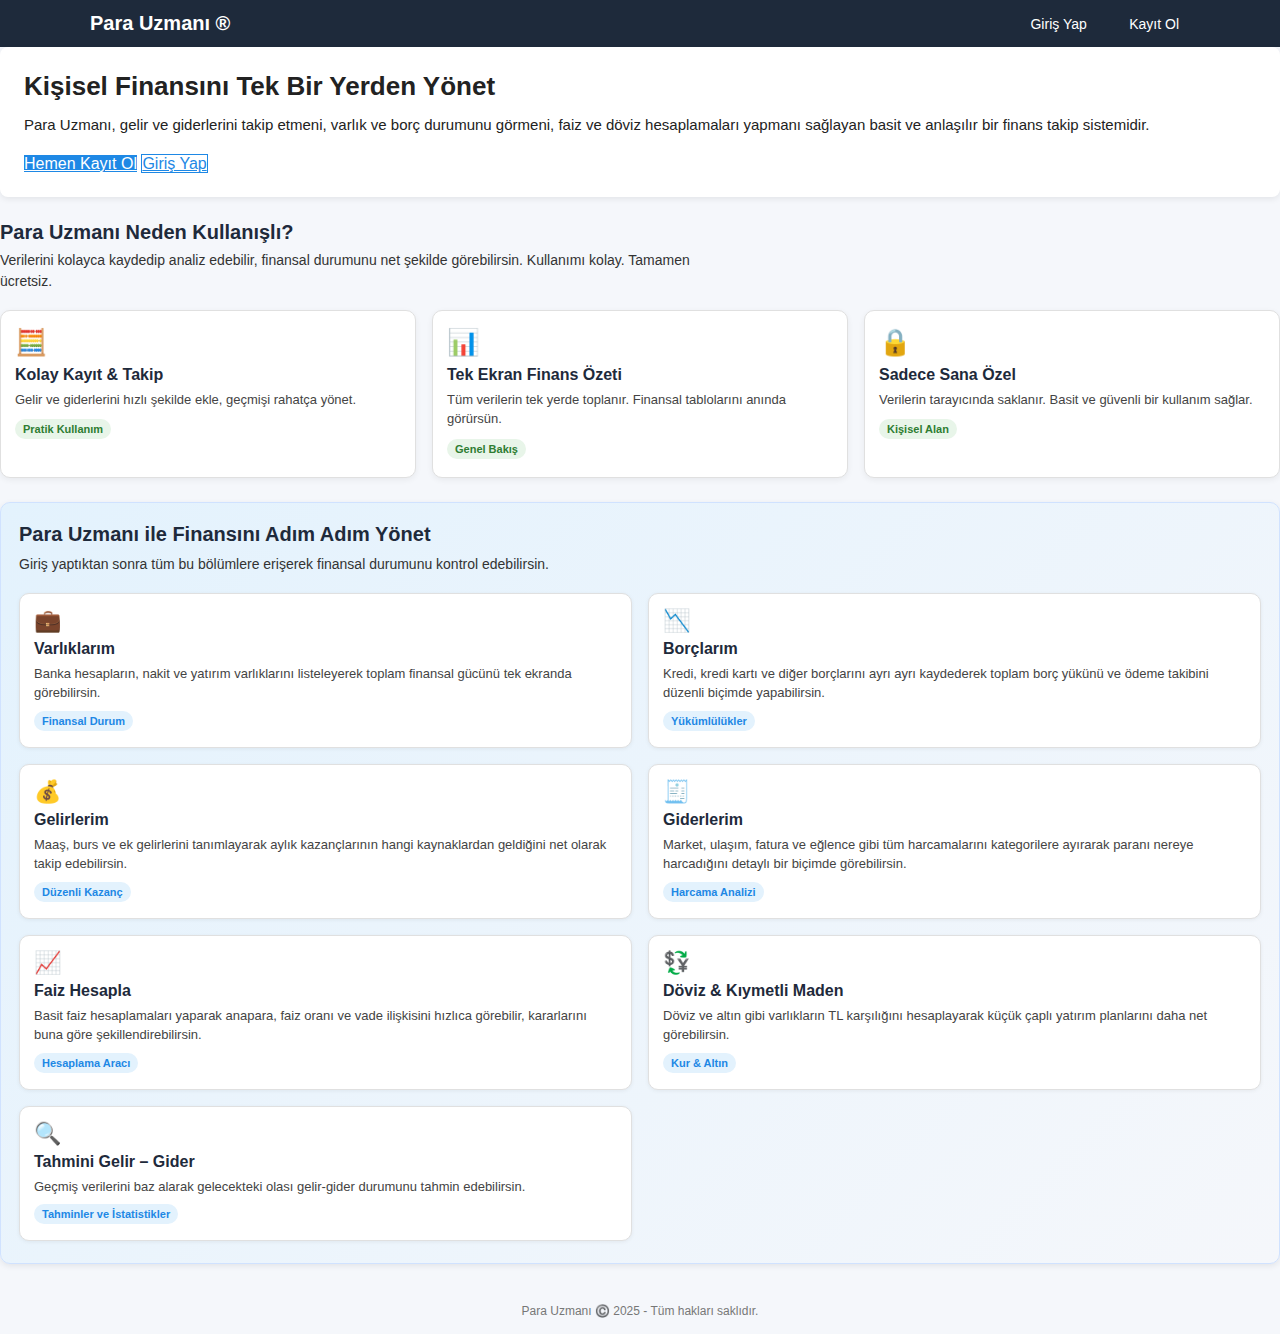
<file: index.html>
<!DOCTYPE html>
<html lang="tr">
<head>
    <meta charset="UTF-8">
    <title>Para Uzmanı - Kişisel Finansal Yönetim Uygulamanız</title>
    <meta name="viewport" content="width=device-width, initial-scale=1.0">
    <link rel="stylesheet" href="css/index.css">
</head>

<body>

    <!-- ÜST MENÜ -->
    <div class="top-bar">
        <div class="top-bar-inner">
            <div class="logo">
                <a href="index.html">Para Uzmanı ®</a>
            </div>

            <ul class="top-menu">
                <li><a href="giris.html" class="active">Giriş Yap</a></li>
                <li><a href="kayit.html">Kayıt Ol</a></li>
            </ul>
        </div>
    </div>


    <!-- HERO – YENİ MAVİ BLOK -->
    <div class="hero">
        <h1 class="hero-title">Kişisel Finansını Tek Bir Yerden Yönet</h1>
        <p class="hero-subtitle">
            Para Uzmanı, gelir ve giderlerini takip etmeni, varlık ve borç durumunu görmeni,
            faiz ve döviz hesaplamaları yapmanı sağlayan basit ve anlaşılır bir finans takip sistemidir.
        </p>

        <div class="hero-buttons">
            <a href="kayit.html" class="btn-primary">Hemen Kayıt Ol</a>
            <a href="giris.html" class="btn-secondary">Giriş Yap</a>
        </div>
    </div>


    <!-- ÖZELLİKLER -->
    <div class="features-section">
        <div class="features-header">
            <h2>Para Uzmanı Neden Kullanışlı?</h2>
            <p>
                Verilerini kolayca kaydedip analiz edebilir, finansal durumunu net şekilde görebilirsin. Kullanımı kolay.
                Tamamen ücretsiz.
            </p>
        </div>

        <div class="features-grid">
            <div class="feature-card">
                <div class="feature-icon">🧮</div>
                <div class="feature-title">Kolay Kayıt & Takip</div>
                <p class="feature-text">
                    Gelir ve giderlerini hızlı şekilde ekle, geçmişi rahatça yönet.
                </p>
                <span class="feature-badge">Pratik Kullanım</span>
            </div>

            <div class="feature-card">
                <div class="feature-icon">📊</div>
                <div class="feature-title">Tek Ekran Finans Özeti</div>
                <p class="feature-text">
                    Tüm verilerin tek yerde toplanır. Finansal tablolarını anında görürsün.
                </p>
                <span class="feature-badge">Genel Bakış</span>
            </div>

            <div class="feature-card">
                <div class="feature-icon">🔒</div>
                <div class="feature-title">Sadece Sana Özel</div>
                <p class="feature-text">
                    Verilerin tarayıcında saklanır. Basit ve güvenli bir kullanım sağlar.
                </p>
                <span class="feature-badge">Kişisel Alan</span>
            </div>
        </div>
    </div>


    <!-- INFO KARTLARI -->
    <div class="info-section">
        <div class="info-header">
            <h2>Para Uzmanı ile Finansını Adım Adım Yönet</h2>
            <p>
                Giriş yaptıktan sonra tüm bu bölümlere erişerek finansal durumunu kontrol edebilirsin.
            </p>
        </div>

        <div class="info-grid">

            <div class="info-card">
                <div class="info-icon">💼</div>
                <h3>Varlıklarım</h3>
                <p>Banka hesapların, nakit ve yatırım varlıklarını listeleyerek toplam finansal gücünü tek ekranda görebilirsin.</p>
                <span class="info-tag">Finansal Durum</span>
            </div>

            <div class="info-card">
                <div class="info-icon">📉</div>
                <h3>Borçlarım</h3>
                <p>Kredi, kredi kartı ve diğer borçlarını ayrı ayrı kaydederek toplam borç yükünü ve ödeme takibini düzenli biçimde yapabilirsin.</p>
                <span class="info-tag">Yükümlülükler</span>
            </div>

            <div class="info-card">
                <div class="info-icon">💰</div>
                <h3>Gelirlerim</h3>
                <p>Maaş, burs ve ek gelirlerini tanımlayarak aylık kazançlarının hangi kaynaklardan geldiğini net olarak takip edebilirsin.</p>
                <span class="info-tag">Düzenli Kazanç</span>
            </div>

            <div class="info-card">
                <div class="info-icon">🧾</div>
                <h3>Giderlerim</h3>
                <p>Market, ulaşım, fatura ve eğlence gibi tüm harcamalarını kategorilere ayırarak paranı nereye harcadığını detaylı bir biçimde görebilirsin.</p>
                <span class="info-tag">Harcama Analizi</span>
            </div>

            <div class="info-card">
                <div class="info-icon">📈</div>
                <h3>Faiz Hesapla</h3>
                <p>Basit faiz hesaplamaları yaparak anapara, faiz oranı ve vade ilişkisini hızlıca görebilir, kararlarını buna göre şekillendirebilirsin.</p>
                <span class="info-tag">Hesaplama Aracı</span>
            </div>

            <div class="info-card">
                <div class="info-icon">💱</div>
                <h3>Döviz & Kıymetli Maden</h3>
                <p>Döviz ve altın gibi varlıkların TL karşılığını hesaplayarak küçük çaplı yatırım planlarını daha net görebilirsin.</p>
                <span class="info-tag">Kur & Altın</span>
            </div>

            <div class="info-card">
                <div class="info-icon">🔍</div>
                <h3>Tahmini Gelir – Gider</h3>
                <p>Geçmiş verilerini baz alarak gelecekteki olası gelir-gider durumunu tahmin edebilirsin.</p>
                <span class="info-tag">Tahminler ve İstatistikler</span>
            </div>

        </div>
    </div>


    <!-- FOOTER -->
    <div class="footer">
        Para Uzmanı ©️ 2025 - Tüm hakları saklıdır.
    </div>

</body>
</html>
</file>
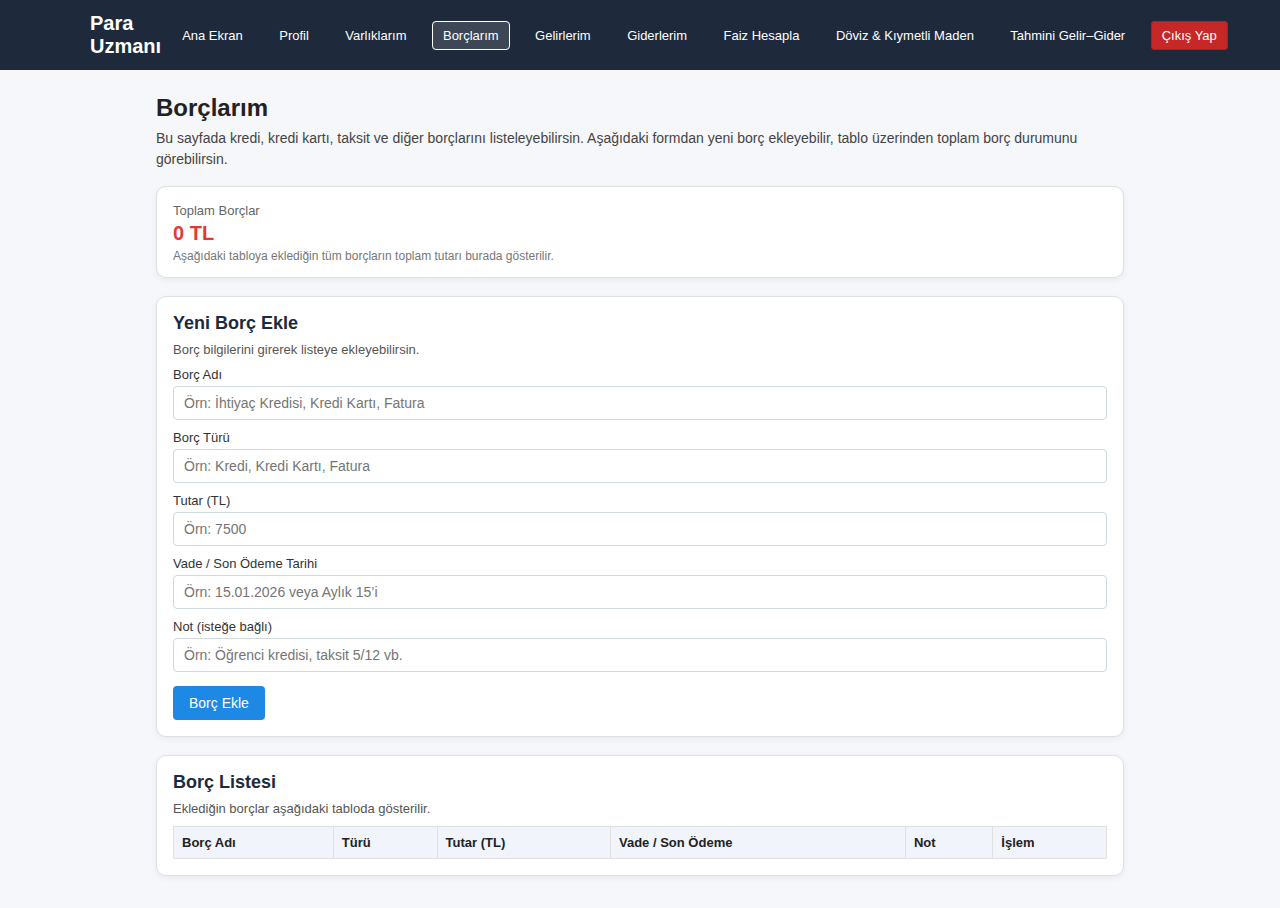
<file: borclar.html>
<!DOCTYPE html>
<html lang="tr">
<head>
    <meta charset="UTF-8">
    <title>Para Uzmanı - Borçlarım</title>
    <meta name="viewport" content="width=device-width, initial-scale=1.0">
    <link rel="stylesheet" href="css/borclar.css">
</head>
<body>

    <!-- Üst Menü (giriş sonrası) -->
    <div class="top-bar">
        <div class="top-bar-inner">
            <div class="logo">
                <a href="dashboard.html">Para Uzmanı</a>
            </div>

            <ul class="top-menu">
                <li><a href="dashboard.html">Ana Ekran</a></li>
                <li><a href="profil.html">Profil</a></li>
                <li><a href="varliklar.html">Varlıklarım</a></li>
                <li><a href="borclar.html" class="active">Borçlarım</a></li>
                <li><a href="gelirler.html">Gelirlerim</a></li>
                <li><a href="giderler.html">Giderlerim</a></li>
                <li><a href="faiz.html">Faiz Hesapla</a></li>
                <li><a href="doviz.html">Döviz &amp; Kıymetli Maden</a></li>
                <li><a href="tahmini.html">Tahmini Gelir–Gider</a></li>
                <li><a href="#" class="logout-btn" onclick="cikisYap(event)">Çıkış Yap</a></li>
            </ul>
        </div>
    </div>

    <!-- Ana İçerik -->
    <div class="container">

        <div class="page-header">
            <h1>Borçlarım</h1>
            <p>
                Bu sayfada kredi, kredi kartı, taksit ve diğer borçlarını listeleyebilirsin. 
                Aşağıdaki formdan yeni borç ekleyebilir, tablo üzerinden toplam borç durumunu görebilirsin.
            </p>
        </div>

        <!-- Özet kart: toplam borç -->
        <div class="summary-card">
            <div class="summary-title">Toplam Borçlar</div>
            <div class="summary-value" id="toplam-borc">0 TL</div>
            <div class="summary-extra">
                Aşağıdaki tabloya eklediğin tüm borçların toplam tutarı burada gösterilir.
            </div>
        </div>

        <!-- Borç ekleme formu -->
        <div class="card">
            <h2>Yeni Borç Ekle</h2>
            <p>Borç bilgilerini girerek listeye ekleyebilirsin.</p>

            <div class="form-group">
                <label for="borc-adi">Borç Adı</label>
                <input type="text" id="borc-adi" placeholder="Örn: İhtiyaç Kredisi, Kredi Kartı, Fatura">
            </div>

            <div class="form-group">
                <label for="borc-turu">Borç Türü</label>
                <input type="text" id="borc-turu" placeholder="Örn: Kredi, Kredi Kartı, Fatura">
            </div>

            <div class="form-group">
                <label for="borc-tutar">Tutar (TL)</label>
                <input type="number" id="borc-tutar" placeholder="Örn: 7500">
            </div>

            <div class="form-group">
                <label for="borc-vade">Vade / Son Ödeme Tarihi</label>
                <input type="text" id="borc-vade" placeholder="Örn: 15.01.2026 veya Aylık 15’i">
            </div>

            <div class="form-group">
                <label for="borc-not">Not (isteğe bağlı)</label>
                <input type="text" id="borc-not" placeholder="Örn: Öğrenci kredisi, taksit 5/12 vb.">
            </div>

            <button class="btn btn-primary" onclick="borcEkle()">Borç Ekle</button>
        </div>

        <!-- Borçlar tablosu -->
        <div class="card">
            <h2>Borç Listesi</h2>
            <p>Eklediğin borçlar aşağıdaki tabloda gösterilir.</p>

            <table>
                <thead>
                    <tr>
                        <th>Borç Adı</th>
                        <th>Türü</th>
                        <th>Tutar (TL)</th>
                        <th>Vade / Son Ödeme</th>
                        <th>Not</th>
                        <th>İşlem</th>
                    </tr>
                </thead>
                <tbody id="borc-tablo-govde">
                </tbody>
            </table>
        </div>

    </div>
    <script src="js/borclar.js">
    </script>
</body>
</html>
</file>
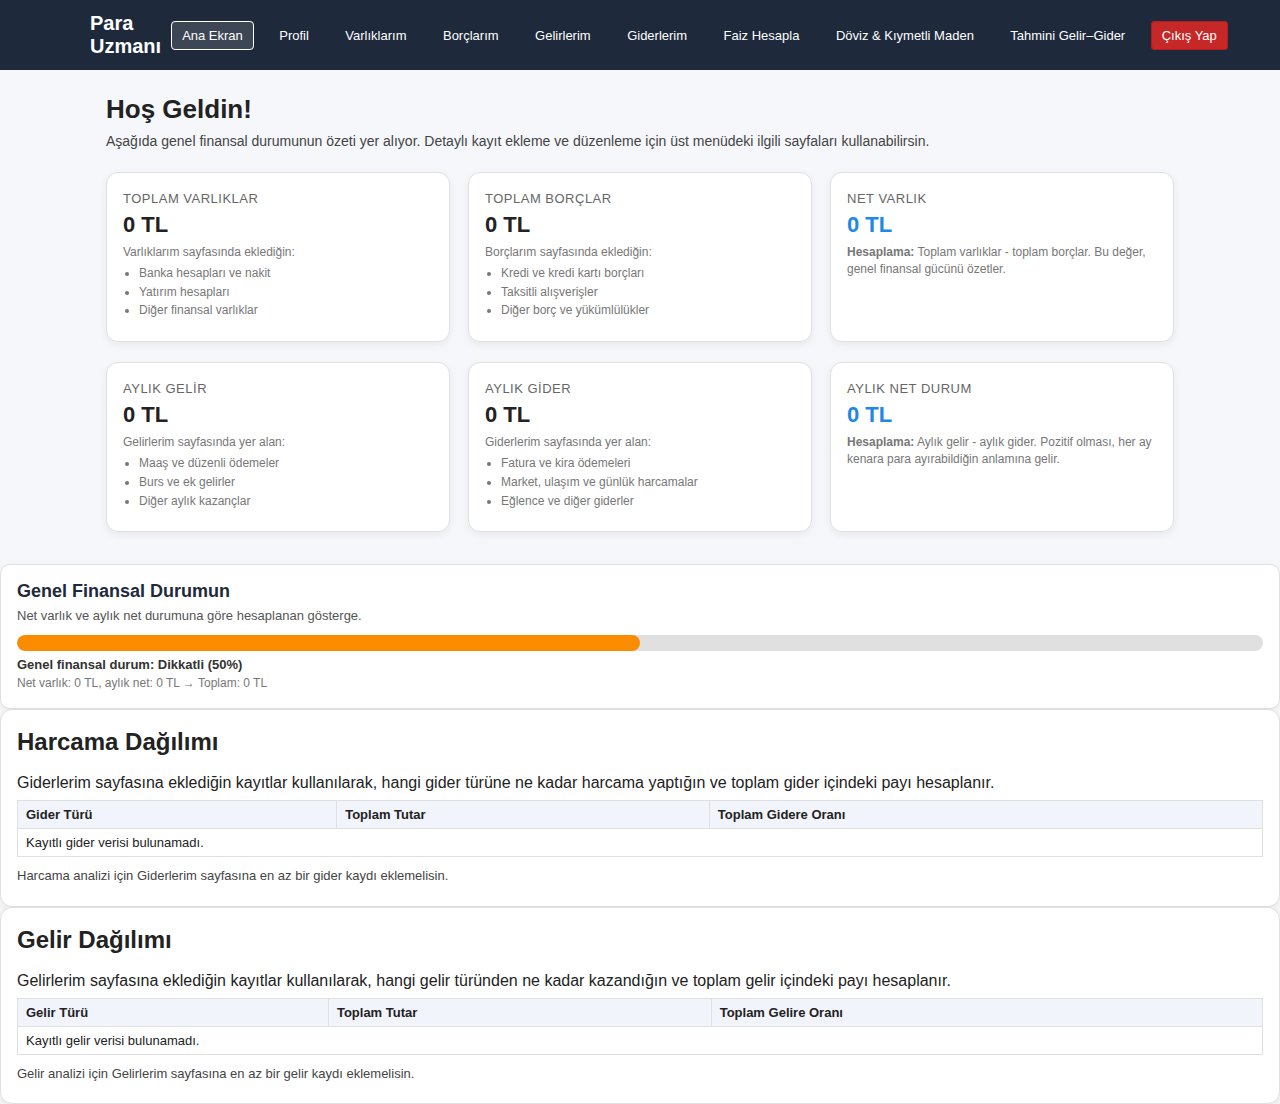
<file: dashboard.html>
<!DOCTYPE html>
<html lang="tr">
<head>
    <meta charset="UTF-8">
    <title>Para Uzmanı - Ana Ekran</title>
    <meta name="viewport" content="width=device-width, initial-scale=1.0">
    <link rel="stylesheet" href="css/dashboard.css">
</head>
<body>

    <!-- Üst Menü (giriş sonrası) -->
    <div class="top-bar">
        <div class="top-bar-inner">
            <div class="logo">
                <a href="dashboard.html">Para Uzmanı</a>
            </div>

            <ul class="top-menu">
                <li><a href="dashboard.html" class="active">Ana Ekran</a></li>
                <li><a href="profil.html">Profil</a></li>
                <li><a href="varliklar.html">Varlıklarım</a></li>
                <li><a href="borclar.html">Borçlarım</a></li>
                <li><a href="gelirler.html">Gelirlerim</a></li>
                <li><a href="giderler.html">Giderlerim</a></li>
                <li><a href="faiz.html">Faiz Hesapla</a></li>
                <li><a href="doviz.html">Döviz &amp; Kıymetli Maden</a></li>
                <li><a href="tahmini.html">Tahmini Gelir–Gider</a></li>
                <li><a href="#" class="logout-btn" onclick="cikisYap(event)">Çıkış Yap</a></li>
            </ul>
        </div>
    </div>

    <!-- Ana İçerik -->
    <div class="container">

        <div class="dashboard-header">
            <h1 id="hosgeldinMesaji">Hoş Geldin!</h1>
            <p>
                Aşağıda genel finansal durumunun özeti yer alıyor. Detaylı kayıt ekleme ve düzenleme için
                üst menüdeki ilgili sayfaları kullanabilirsin.
            </p>
        </div>

        <!-- Özet kartlar: varlık / borç / net -->
        <div class="card-grid">
            <div class="card">
                <div class="card-title">Toplam Varlıklar</div>
                <div class="card-value" id="card-total-assets">0 TL</div>
                <div class="card-extra">
                    Varlıklarım sayfasında eklediğin:
                    <ul>
                        <li>Banka hesapları ve nakit</li>
                        <li>Yatırım hesapları</li>
                        <li>Diğer finansal varlıklar</li>
                    </ul>
                </div>
            </div>
            <div class="card">
                <div class="card-title">Toplam Borçlar</div>
                <div class="card-value" id="card-total-debts">0 TL</div>
                <div class="card-extra">
                    Borçlarım sayfasında eklediğin:
                    <ul>
                        <li>Kredi ve kredi kartı borçları</li>
                        <li>Taksitli alışverişler</li>
                        <li>Diğer borç ve yükümlülükler</li>
                    </ul>
                </div>
            </div>
            <div class="card">
                <div class="card-title">Net Varlık</div>
                <div class="card-value card-highlight" id="card-net-worth">0 TL</div>
                <div class="card-extra">
                    <strong>Hesaplama:</strong> Toplam varlıklar - toplam borçlar.  
                    Bu değer, genel finansal gücünü özetler.
                </div>
            </div>
        </div>

        <!-- Özet kartlar: aylık gelir / gider / net -->
        <div class="card-grid">
            <div class="card">
                <div class="card-title">Aylık Gelir</div>
                <div class="card-value" id="card-monthly-income">0 TL</div>
                <div class="card-extra">
                    Gelirlerim sayfasında yer alan:
                    <ul>
                        <li>Maaş ve düzenli ödemeler</li>
                        <li>Burs ve ek gelirler</li>
                        <li>Diğer aylık kazançlar</li>
                    </ul>
                </div>
            </div>
            <div class="card">
                <div class="card-title">Aylık Gider</div>
                <div class="card-value" id="card-monthly-expense">0 TL</div>
                <div class="card-extra">
                    Giderlerim sayfasında yer alan:
                    <ul>
                        <li>Fatura ve kira ödemeleri</li>
                        <li>Market, ulaşım ve günlük harcamalar</li>
                        <li>Eğlence ve diğer giderler</li>
                    </ul>
                </div>
            </div>
            <div class="card">
                <div class="card-title">Aylık Net Durum</div>
                <div class="card-value card-highlight" id="card-monthly-net">0 TL</div>
                <div class="card-extra">
                    <strong>Hesaplama:</strong> Aylık gelir - aylık gider.  
                    Pozitif olması, her ay kenara para ayırabildiğin anlamına gelir.
                </div>
            </div>
        </div>

    </div>


    <!-- Finansal Durum Çubuğu -->
    <div class="fin-panel">
        <h2>Genel Finansal Durumun</h2>
        <p>
            Net varlık ve aylık net durumuna göre hesaplanan gösterge.
            
        </p>

        <div class="fin-bar-wrapper">
            <div class="fin-bar">
                <div class="fin-bar-inner" id="fin-bar-inner"></div>
            </div>
            <div class="fin-bar-text" id="fin-bar-text">
                Henüz hesaplanmadı.
            </div>
            <div class="fin-bar-note" id="fin-bar-note">
                Varlıklar, borçlar ve aylık net durumuna göre otomatik güncellenir.
            </div>
        </div>
    </div>

            <!-- Harcama Dağılımı Kartı -->
        <div class="card">
            <h2>Harcama Dağılımı</h2><br>
            <p>
                Giderlerim sayfasına eklediğin kayıtlar kullanılarak, hangi gider türüne
                ne kadar harcama yaptığın ve toplam gider içindeki payı hesaplanır.
            </p>

            <table class="harcama-table">
                <thead>
                    <tr>
                        <th>Gider Türü</th>
                        <th>Toplam Tutar</th>
                        <th>Toplam Gidere Oranı</th>
                    </tr>
                </thead>
                <tbody id="harcama-kategori-tablo">
                    <tr>
                        <td colspan="3">Harcama analizi için veri yükleniyor...</td>
                    </tr>
                </tbody>
            </table>

            <p class="harcama-comment" id="harcama-yorum">
                En çok hangi kaleme harcama yaptığını görmek için Giderlerim sayfasına birkaç kayıt ekleyebilirsin.
            </p>
        </div>

                <!-- Gelir Dağılımı Kartı -->
        <div class="card">
            <h2>Gelir Dağılımı</h2><br>
            <p>
                Gelirlerim sayfasına eklediğin kayıtlar kullanılarak, hangi gelir türünden
                ne kadar kazandığın ve toplam gelir içindeki payı hesaplanır.
            </p>

            <table class="gelir-table">
                <thead>
                    <tr>
                        <th>Gelir Türü</th>
                        <th>Toplam Tutar</th>
                        <th>Toplam Gelire Oranı</th>
                    </tr>
                </thead>
                <tbody id="gelir-kategori-tablo">
                    <tr>
                        <td colspan="3">Gelir analizi için veri yükleniyor...</td>
                    </tr>
                </tbody>
            </table>

            <p class="gelir-comment" id="gelir-yorum">
                Gelir türlerine göre dağılımı görebilmek için Gelirlerim sayfasına birkaç kayıt ekleyebilirsin.
            </p>
        </div>

    <!-- Basit JavaScript -->
    <script src="js/dashboard.js">
    </script>

</body>
</html>
</file>
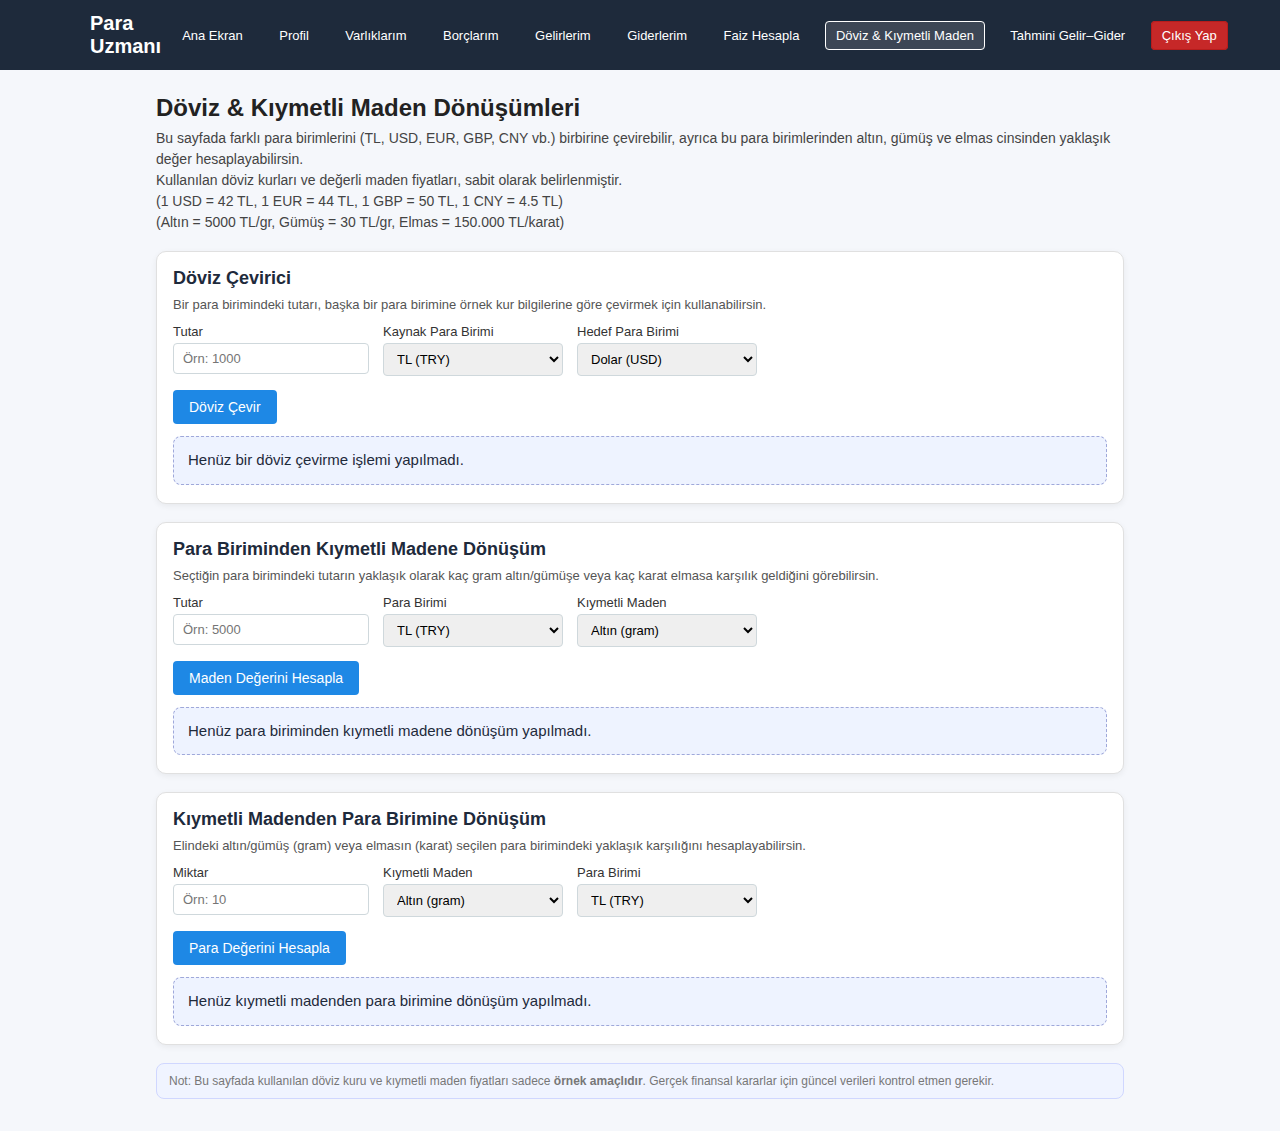
<file: doviz.html>
<!DOCTYPE html>
<html lang="tr">
<head>
    <meta charset="UTF-8">
    <title>Para Uzmanı - Döviz & Kıymetli Maden</title>
    <meta name="viewport" content="width=device-width, initial-scale=1.0">
    <link rel="stylesheet" href="css/doviz.css">
</head>
<body>

    <!-- Üst Menü (giriş sonrası) -->
    <div class="top-bar">
        <div class="top-bar-inner">
            <div class="logo">
                <a href="dashboard.html">Para Uzmanı</a>
            </div>

            <ul class="top-menu">
                <li><a href="dashboard.html">Ana Ekran</a></li>
                <li><a href="profil.html">Profil</a></li>
                <li><a href="varliklar.html">Varlıklarım</a></li>
                <li><a href="borclar.html">Borçlarım</a></li>
                <li><a href="gelirler.html">Gelirlerim</a></li>
                <li><a href="giderler.html">Giderlerim</a></li>
                <li><a href="faiz.html">Faiz Hesapla</a></li>
                <li><a href="doviz.html" class="active">Döviz &amp; Kıymetli Maden</a></li>
                <li><a href="tahmini.html">Tahmini Gelir–Gider</a></li>
                <li><a href="#" class="logout-btn" onclick="cikisYap(event)">Çıkış Yap</a></li>
            </ul>
        </div>
    </div>

    <!-- Ana İçerik -->
    <div class="container">

        <div class="page-header">
            <h1>Döviz &amp; Kıymetli Maden Dönüşümleri</h1>
            <p>
                Bu sayfada farklı para birimlerini (TL, USD, EUR, GBP, CNY vb.) birbirine
                çevirebilir, ayrıca bu para birimlerinden altın, gümüş ve elmas cinsinden
                yaklaşık değer hesaplayabilirsin.<br>
                Kullanılan döviz kurları ve değerli maden fiyatları, sabit olarak belirlenmiştir.<br>
                (1 USD = 42 TL, 1 EUR = 44 TL, 1 GBP = 50 TL, 1 CNY = 4.5 TL)<br>
                (Altın = 5000 TL/gr, Gümüş = 30 TL/gr, Elmas = 150.000 TL/karat)

            </p>
        </div>

        <!-- Döviz Çevirici -->
        <div class="card">
            <h2>Döviz Çevirici</h2>
            <p>
                Bir para birimindeki tutarı, başka bir para birimine örnek kur bilgilerine göre
                çevirmek için kullanabilirsin.
            </p>

            <div class="form-row">
                <div class="form-group-inline">
                    <label for="dv-tutar">Tutar</label>
                    <input type="number" id="dv-tutar" placeholder="Örn: 1000">
                </div>

                <div class="form-group-inline">
                    <label for="dv-kaynak">Kaynak Para Birimi</label>
                    <select id="dv-kaynak">
                        <option value="TRY">TL (TRY)</option>
                        <option value="USD">Dolar (USD)</option>
                        <option value="EUR">Euro (EUR)</option>
                        <option value="GBP">Pound (GBP)</option>
                        <option value="CNY">Çin Yeni (CNY)</option>
                    </select>
                </div>

                <div class="form-group-inline">
                    <label for="dv-hedef">Hedef Para Birimi</label>
                    <select id="dv-hedef">
                        <option value="USD">Dolar (USD)</option>
                        <option value="EUR">Euro (EUR)</option>
                        <option value="GBP">Pound (GBP)</option>
                        <option value="CNY">Çin Yeni (CNY)</option>
                        <option value="TRY">TL (TRY)</option>
                    </select>
                </div>
            </div>

            <button class="btn btn-primary" onclick="dovizCevir()">Döviz Çevir</button>

            <div class="result-box" id="dv-sonuc">
                Henüz bir döviz çevirme işlemi yapılmadı.
            </div>
        </div>

        <!-- Para Biriminden Kıymetli Madene -->
        <div class="card">
            <h2>Para Biriminden Kıymetli Madene Dönüşüm</h2>
            <p>
                Seçtiğin para birimindeki tutarın yaklaşık olarak kaç gram altın/gümüşe veya
                kaç karat elmasa karşılık geldiğini görebilirsin.
            </p>

            <div class="form-row">
                <div class="form-group-inline">
                    <label for="pm-tutar">Tutar</label>
                    <input type="number" id="pm-tutar" placeholder="Örn: 5000">
                </div>

                <div class="form-group-inline">
                    <label for="pm-para">Para Birimi</label>
                    <select id="pm-para">
                        <option value="TRY">TL (TRY)</option>
                        <option value="USD">Dolar (USD)</option>
                        <option value="EUR">Euro (EUR)</option>
                        <option value="GBP">Pound (GBP)</option>
                        <option value="CNY">Çin Yeni (CNY)</option>
                    </select>
                </div>

                <div class="form-group-inline">
                    <label for="pm-maden">Kıymetli Maden</label>
                    <select id="pm-maden">
                        <option value="ALTIN">Altın (gram)</option>
                        <option value="GUMUS">Gümüş (gram)</option>
                        <option value="ELMAS">Elmas (karat)</option>
                    </select>
                </div>
            </div>

            <button class="btn btn-primary" onclick="paraBirimiMadenCevir()">Maden Değerini Hesapla</button>

            <div class="result-box" id="pm-sonuc">
                Henüz para biriminden kıymetli madene dönüşüm yapılmadı.
            </div>
        </div>

        <!-- Kıymetli Madenden Para Birimine -->
        <div class="card">
            <h2>Kıymetli Madenden Para Birimine Dönüşüm</h2>
            <p>
                Elindeki altın/gümüş (gram) veya elmasın (karat) seçilen para birimindeki yaklaşık
                karşılığını hesaplayabilirsin.
            </p>

            <div class="form-row">
                <div class="form-group-inline">
                    <label for="mp-miktar">Miktar</label>
                    <input type="number" id="mp-miktar" placeholder="Örn: 10">
                </div>

                <div class="form-group-inline">
                    <label for="mp-maden">Kıymetli Maden</label>
                    <select id="mp-maden">
                        <option value="ALTIN">Altın (gram)</option>
                        <option value="GUMUS">Gümüş (gram)</option>
                        <option value="ELMAS">Elmas (karat)</option>
                    </select>
                </div>

                <div class="form-group-inline">
                    <label for="mp-para">Para Birimi</label>
                    <select id="mp-para">
                        <option value="TRY">TL (TRY)</option>
                        <option value="USD">Dolar (USD)</option>
                        <option value="EUR">Euro (EUR)</option>
                        <option value="GBP">Pound (GBP)</option>
                        <option value="CNY">Çin Yeni (CNY)</option>
                    </select>
                </div>
            </div>

            <button class="btn btn-primary" onclick="madenParaBirimiCevir()">Para Değerini Hesapla</button>

            <div class="result-box" id="mp-sonuc">
                Henüz kıymetli madenden para birimine dönüşüm yapılmadı.
            </div>
        </div>

        <!-- Küçük bilgilendirme -->
        <div class="info-note">
            Not: Bu sayfada kullanılan döviz kuru ve kıymetli maden fiyatları sadece
            <strong>örnek amaçlıdır</strong>. Gerçek finansal kararlar için güncel verileri
            kontrol etmen gerekir.
        </div>

    </div>

    <!-- JavaScript -->
    <script src="js/doviz.js">
    </script>

</body>
</html>
</file>
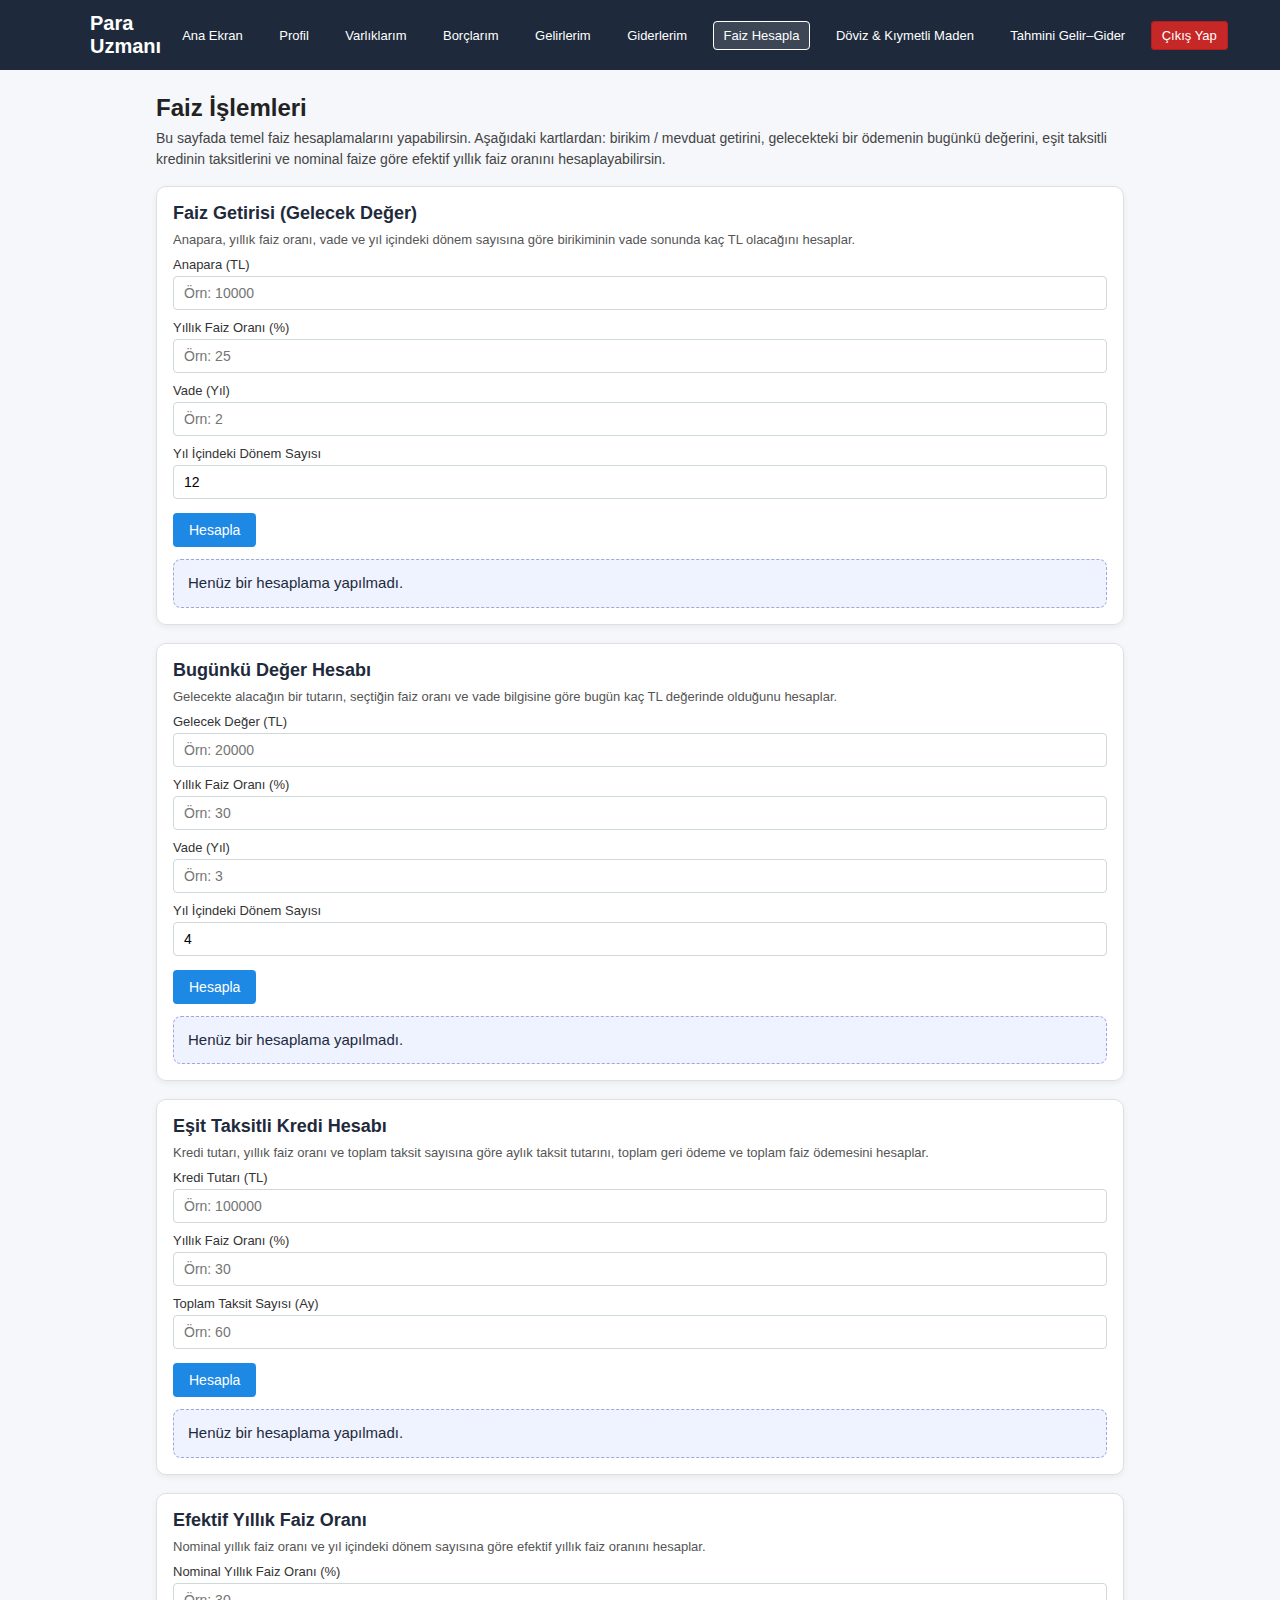
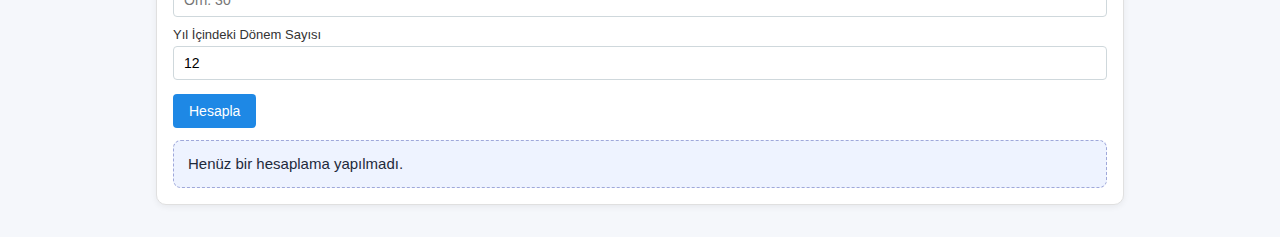
<file: faiz.html>
<!DOCTYPE html>
<html lang="tr">
<head>
    <meta charset="UTF-8">
    <title>Para Uzmanı - Faiz İşlemleri</title>
    <meta name="viewport" content="width=device-width, initial-scale=1.0">
    <link rel="stylesheet" href="css/faiz.css">
</head>
<body>

    <!-- Üst Menü (giriş sonrası) -->
    <div class="top-bar">
        <div class="top-bar-inner">
            <div class="logo">
                <a href="dashboard.html">Para Uzmanı</a>
            </div>

            <ul class="top-menu">
                <li><a href="dashboard.html">Ana Ekran</a></li>
                <li><a href="profil.html">Profil</a></li>
                <li><a href="varliklar.html">Varlıklarım</a></li>
                <li><a href="borclar.html">Borçlarım</a></li>
                <li><a href="gelirler.html">Gelirlerim</a></li>
                <li><a href="giderler.html">Giderlerim</a></li>
                <li><a href="faiz_islemleri.html" class="active">Faiz Hesapla</a></li>
                <li><a href="doviz.html">Döviz &amp; Kıymetli Maden</a></li>
                <li><a href="tahmini.html">Tahmini Gelir–Gider</a></li>
                <li><a href="#" class="logout-btn" onclick="cikisYap(event)">Çıkış Yap</a></li>
            </ul>
        </div>
    </div>

    <!-- Ana İçerik -->
    <div class="container">

        <div class="page-header">
            <h1>Faiz İşlemleri</h1>
            <p>
                Bu sayfada temel faiz hesaplamalarını yapabilirsin. Aşağıdaki kartlardan:
                birikim / mevduat getirini, gelecekteki bir ödemenin bugünkü değerini,
                eşit taksitli kredinin taksitlerini ve nominal faize göre efektif yıllık faiz oranını
                hesaplayabilirsin.
            </p>
        </div>

        <!-- 1. Kart: Faiz Getirisi (Gelecek Değer) -->
        <div class="card">
            <h2>Faiz Getirisi (Gelecek Değer)</h2>
            <p>
                Anapara, yıllık faiz oranı, vade ve yıl içindeki dönem sayısına göre
                birikiminin vade sonunda kaç TL olacağını hesaplar.
            </p>

            <div class="form-group">
                <label for="fg-anapara">Anapara (TL)</label>
                <input type="number" id="fg-anapara" placeholder="Örn: 10000">
            </div>

            <div class="form-group">
                <label for="fg-oran">Yıllık Faiz Oranı (%)</label>
                <input type="number" id="fg-oran" placeholder="Örn: 25">
            </div>

            <div class="form-group">
                <label for="fg-vade">Vade (Yıl)</label>
                <input type="number" id="fg-vade" placeholder="Örn: 2">
            </div>

            <div class="form-group">
                <label for="fg-donem">Yıl İçindeki Dönem Sayısı</label>
                <input type="number" id="fg-donem" placeholder="Örn: 12 (aylık)" value="12">
            </div>

            <button class="btn btn-primary" onclick="faizGetirisiHesapla()">Hesapla</button>

            <div class="result-box" id="fg-sonuc">
                Henüz bir hesaplama yapılmadı.
            </div>
        </div>

        <!-- 2. Kart: Bugünkü Değer Hesabı -->
        <div class="card">
            <h2>Bugünkü Değer Hesabı</h2>
            <p>
                Gelecekte alacağın bir tutarın, seçtiğin faiz oranı ve vade bilgisine göre
                bugün kaç TL değerinde olduğunu hesaplar.
            </p>

            <div class="form-group">
                <label for="pv-fv">Gelecek Değer (TL)</label>
                <input type="number" id="pv-fv" placeholder="Örn: 20000">
            </div>

            <div class="form-group">
                <label for="pv-oran">Yıllık Faiz Oranı (%)</label>
                <input type="number" id="pv-oran" placeholder="Örn: 30">
            </div>

            <div class="form-group">
                <label for="pv-vade">Vade (Yıl)</label>
                <input type="number" id="pv-vade" placeholder="Örn: 3">
            </div>

            <div class="form-group">
                <label for="pv-donem">Yıl İçindeki Dönem Sayısı</label>
                <input type="number" id="pv-donem" placeholder="Örn: 4 (3 aylık)" value="4">
            </div>

            <button class="btn btn-primary" onclick="bugunkuDegerHesapla()">Hesapla</button>

            <div class="result-box" id="pv-sonuc">
                Henüz bir hesaplama yapılmadı.
            </div>
        </div>

        <!-- 3. Kart: Eşit Taksitli Kredi Hesabı -->
        <div class="card">
            <h2>Eşit Taksitli Kredi Hesabı</h2>
            <p>
                Kredi tutarı, yıllık faiz oranı ve toplam taksit sayısına göre aylık taksit tutarını,
                toplam geri ödeme ve toplam faiz ödemesini hesaplar.
            </p>

            <div class="form-group">
                <label for="kr-tutar">Kredi Tutarı (TL)</label>
                <input type="number" id="kr-tutar" placeholder="Örn: 100000">
            </div>

            <div class="form-group">
                <label for="kr-oran">Yıllık Faiz Oranı (%)</label>
                <input type="number" id="kr-oran" placeholder="Örn: 30">
            </div>

            <div class="form-group">
                <label for="kr-donem">Toplam Taksit Sayısı (Ay)</label>
                <input type="number" id="kr-donem" placeholder="Örn: 60">
            </div>

            <button class="btn btn-primary" onclick="krediHesapla()">Hesapla</button>

            <div class="result-box" id="kr-sonuc">
                Henüz bir hesaplama yapılmadı.
            </div>
        </div>

        <!-- 4. Kart: Efektif Yıllık Faiz Oranı -->
        <div class="card">
            <h2>Efektif Yıllık Faiz Oranı</h2>
            <p>
                Nominal yıllık faiz oranı ve yıl içindeki dönem sayısına göre
                efektif yıllık faiz oranını hesaplar.
            </p>

            <div class="form-group">
                <label for="ef-nominal">Nominal Yıllık Faiz Oranı (%)</label>
                <input type="number" id="ef-nominal" placeholder="Örn: 30">
            </div>

            <div class="form-group">
                <label for="ef-donem">Yıl İçindeki Dönem Sayısı</label>
                <input type="number" id="ef-donem" placeholder="Örn: 12 (aylık)" value="12">
            </div>

            <button class="btn btn-primary" onclick="efektifOranHesapla()">Hesapla</button>

            <div class="result-box" id="ef-sonuc">
                Henüz bir hesaplama yapılmadı.
            </div>
        </div>

    </div>

    <!-- Basit JavaScript -->
    <script src="js/faiz.js">
    </script>

</body>
</html>
</file>
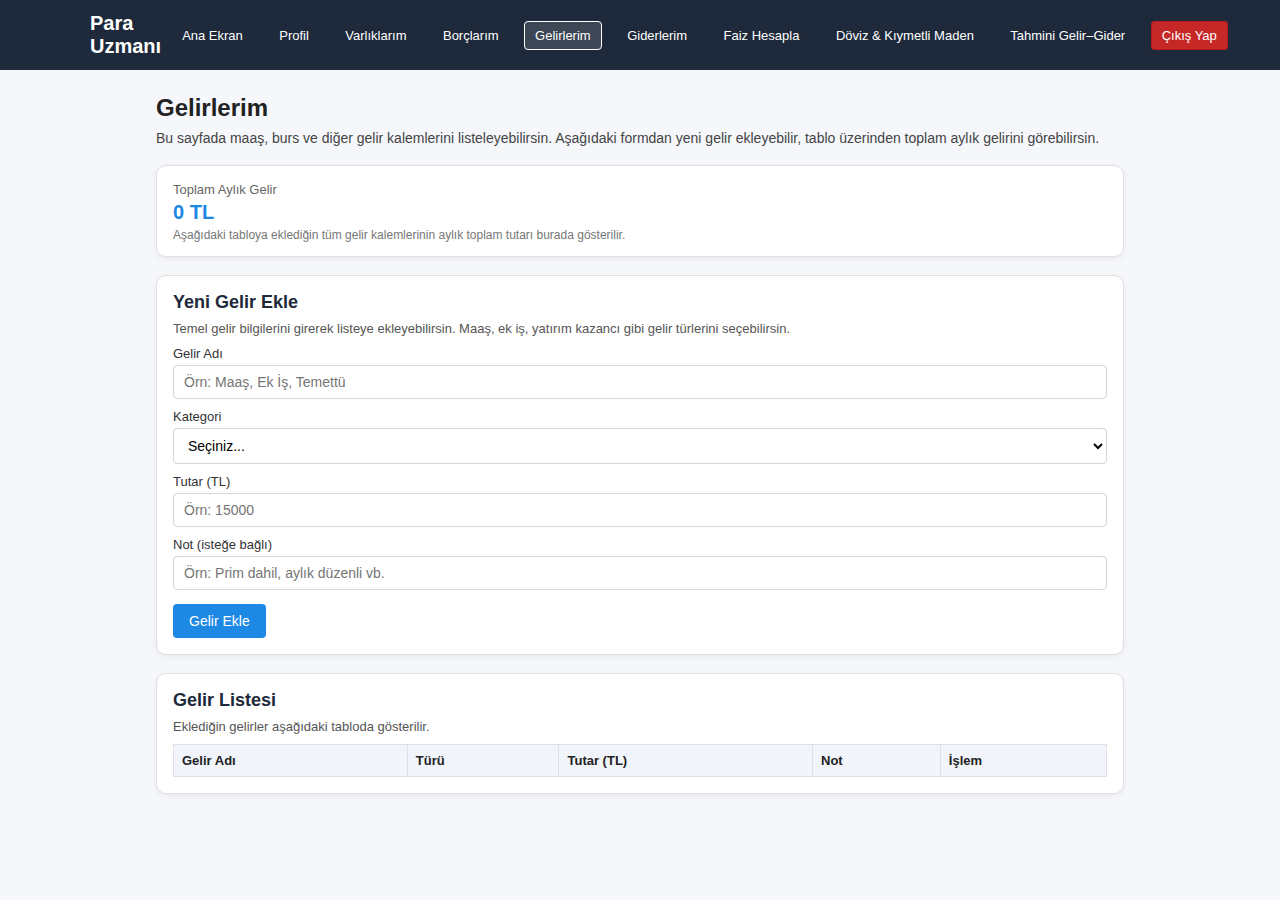
<file: gelirler.html>
<!DOCTYPE html>
<html lang="tr">
<head>
    <meta charset="UTF-8">
    <title>Para Uzmanı - Gelirlerim</title>
    <meta name="viewport" content="width=device-width, initial-scale=1.0">
    <link rel="stylesheet" href="css/gelirler.css">
</head>
<body>

    <!-- Üst Menü (giriş sonrası) -->
    <div class="top-bar">
        <div class="top-bar-inner">
            <div class="logo">
                <a href="dashboard.html">Para Uzmanı</a>
            </div>

            <ul class="top-menu">
                <li><a href="dashboard.html">Ana Ekran</a></li>
                <li><a href="profil.html">Profil</a></li>
                <li><a href="varliklar.html">Varlıklarım</a></li>
                <li><a href="borclar.html">Borçlarım</a></li>
                <li><a href="gelirler.html" class="active">Gelirlerim</a></li>
                <li><a href="giderler.html">Giderlerim</a></li>
                <li><a href="faiz.html">Faiz Hesapla</a></li>
                <li><a href="doviz.html">Döviz &amp; Kıymetli Maden</a></li>
                <li><a href="tahmini.html">Tahmini Gelir–Gider</a></li>
                <li><a href="index.html" class="logout-btn" onclick="cikisYap(event)">Çıkış Yap</a></li>
            </ul>
        </div>
    </div>

    <!-- Ana İçerik -->
    <div class="container">

        <div class="page-header">
            <h1>Gelirlerim</h1>
            <p>
                Bu sayfada maaş, burs ve diğer gelir kalemlerini listeleyebilirsin. 
                Aşağıdaki formdan yeni gelir ekleyebilir, tablo üzerinden toplam aylık gelirini görebilirsin.
            </p>
        </div>

        <!-- Özet kart: toplam gelir -->
        <div class="summary-card">
            <div class="summary-title">Toplam Aylık Gelir</div>
            <div class="summary-value" id="toplam-gelir">0 TL</div>
            <div class="summary-extra">
                Aşağıdaki tabloya eklediğin tüm gelir kalemlerinin aylık toplam tutarı burada gösterilir.
            </div>
        </div>

        <!-- Gelir ekleme formu -->
        <!-- Gelir ekleme formu -->
        <div class="card">
            <h2>Yeni Gelir Ekle</h2>
            <p>Temel gelir bilgilerini girerek listeye ekleyebilirsin. Maaş, ek iş, yatırım kazancı gibi gelir türlerini seçebilirsin.</p>

            <div class="form-group">
                <label for="gelir-adi">Gelir Adı</label>
                <input type="text" id="gelir-adi" placeholder="Örn: Maaş, Ek İş, Temettü">
            </div>

            <div class="form-group">
                <label for="gelir-kategori">Kategori</label>
                <select id="gelir-kategori">
                    <option value="">Seçiniz...</option>
                    <option value="Maaş">Maaş</option>
                    <option value="Ek İş">Ek İş</option>
                    <option value="Freelance">Freelance</option>
                    <option value="Yatırım Geliri">Yatırım Geliri</option>
                    <option value="Kira Geliri">Kira Geliri</option>
                    <option value="Faiz Geliri">Faiz Geliri</option>
                    <option value="Döviz / Altın Kazancı">Döviz / Altın Kazancı</option>
                    <option value="Diğer">Diğer</option>
                </select>
            </div>

            <div class="form-group">
                <label for="gelir-tutar">Tutar (TL)</label>
                <input type="number" id="gelir-tutar" placeholder="Örn: 15000">
            </div>

            <div class="form-group">
                <label for="gelir-not">Not (isteğe bağlı)</label>
                <input type="text" id="gelir-not" placeholder="Örn: Prim dahil, aylık düzenli vb.">
            </div>

            <button class="btn btn-primary" onclick="gelirEkle()">Gelir Ekle</button>
        </div>

        <!-- Gelirler tablosu -->
        <div class="card">
            <h2>Gelir Listesi</h2>
            <p>Eklediğin gelirler aşağıdaki tabloda gösterilir.</p>

            <table>
                <thead>
                    <tr>
                        <th>Gelir Adı</th>
                        <th>Türü</th>
                        <th>Tutar (TL)</th>
                        <th>Not</th>
                        <th>İşlem</th>
                    </tr>
                </thead>
                <tbody id="gelir-tablo-govde">
                    <!-- Başlangıçta boş -->
                </tbody>
            </table>
        </div>
    </div>

    <!-- Basit JS -->
    <script src="js/gelirler.js">
    </script>

</body>
</html>
</file>
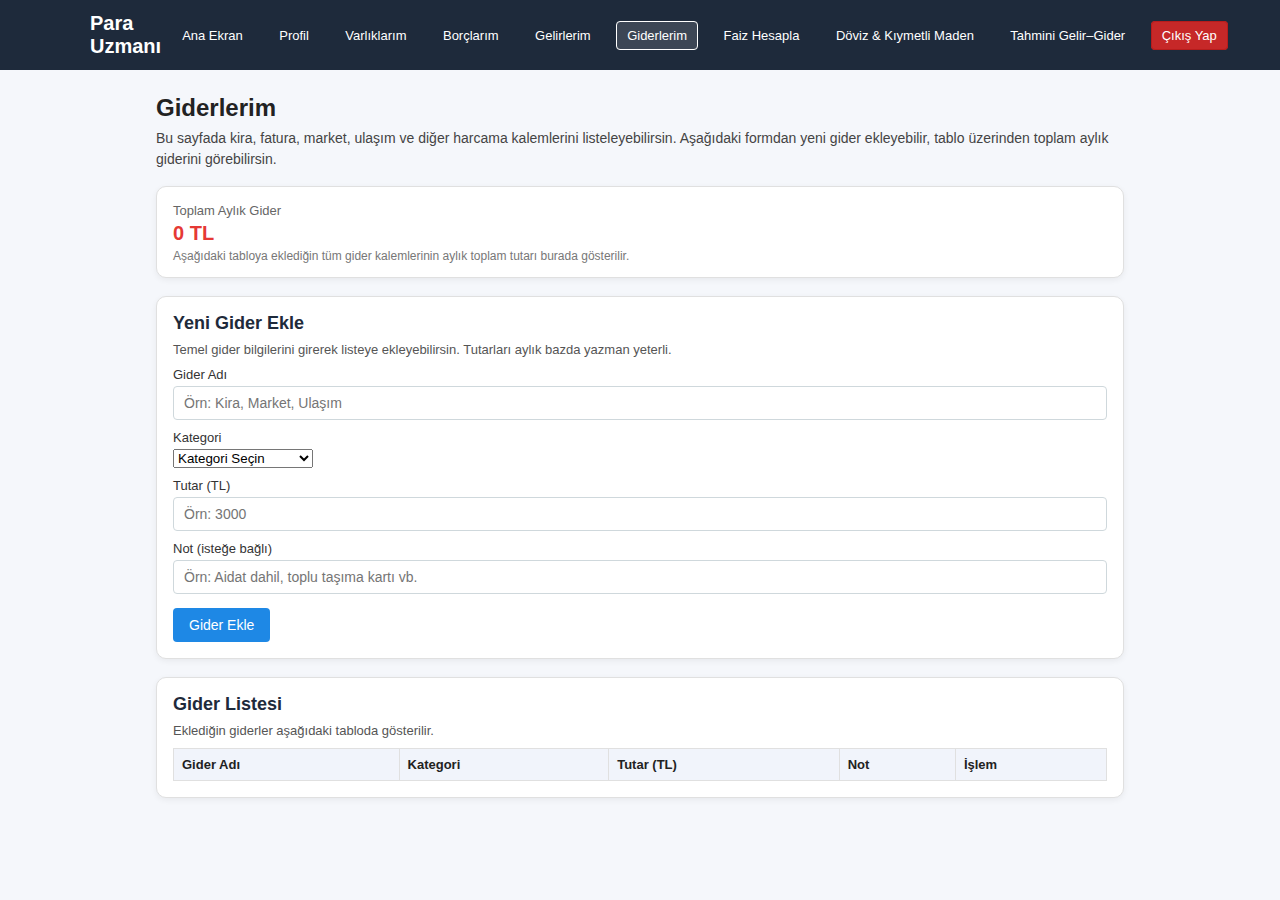
<file: giderler.html>
<!DOCTYPE html>
<html lang="tr">
<head>
    <meta charset="UTF-8">
    <title>Para Uzmanı - Giderlerim</title>
    <meta name="viewport" content="width=device-width, initial-scale=1.0">
    <link rel="stylesheet" href="css/giderler.css">
</head>
<body>

    <!-- Üst Menü (giriş sonrası) -->
    <div class="top-bar">
        <div class="top-bar-inner">
            <div class="logo">
                <a href="dashboard.html">Para Uzmanı</a>
            </div>

            <ul class="top-menu">
                <li><a href="dashboard.html">Ana Ekran</a></li>
                <li><a href="profil.html">Profil</a></li>
                <li><a href="varliklar.html">Varlıklarım</a></li>
                <li><a href="borclar.html">Borçlarım</a></li>
                <li><a href="gelirler.html">Gelirlerim</a></li>
                <li><a href="giderler.html" class="active">Giderlerim</a></li>
                <li><a href="faiz.html">Faiz Hesapla</a></li>
                <li><a href="doviz.html">Döviz &amp; Kıymetli Maden</a></li>
                <li><a href="tahmini.html">Tahmini Gelir–Gider</a></li>
                <li><a href="index.html" class="logout-btn" onclick="cikisYap(event)">Çıkış Yap</a></li>
            </ul>
        </div>
    </div>

    <!-- Ana İçerik -->
    <div class="container">

        <div class="page-header">
            <h1>Giderlerim</h1>
            <p>
                Bu sayfada kira, fatura, market, ulaşım ve diğer harcama kalemlerini listeleyebilirsin. 
                Aşağıdaki formdan yeni gider ekleyebilir, tablo üzerinden toplam aylık giderini görebilirsin.
            </p>
        </div>

        <!-- Özet kart: toplam gider -->
        <div class="summary-card">
            <div class="summary-title">Toplam Aylık Gider</div>
            <div class="summary-value" id="toplam-gider">0 TL</div>
            <div class="summary-extra">
                Aşağıdaki tabloya eklediğin tüm gider kalemlerinin aylık toplam tutarı burada gösterilir.
            </div>
        </div>

        <!-- Gider ekleme formu -->
        <div class="card">
            <h2>Yeni Gider Ekle</h2>
            <p>Temel gider bilgilerini girerek listeye ekleyebilirsin. Tutarları aylık bazda yazman yeterli.</p>

            <div class="form-group">
                <label for="gider-adi">Gider Adı</label>
                <input type="text" id="gider-adi" placeholder="Örn: Kira, Market, Ulaşım">
            </div>

            <!-- BURASI DEĞİŞTİ: input yerine select -->
            <div class="form-group">
                <label for="gider-kategori">Kategori</label>
                <select id="gider-kategori">
                    <option value="">Kategori Seçin</option>
                    <option value="Kira Harcamaları">Kira Harcamaları</option>
                    <option value="Market Harcamaları">Market Harcamaları</option>
                    <option value="Ulaşım Harcamaları">Ulaşım Harcamaları</option>
                    <option value="Fatura Ödemeleri">Fatura Ödemeleri</option>
                    <option value="Eğlence &amp; Sosyal">Eğlence &amp; Sosyal</option>
                    <option value="Sağlık Giderleri">Sağlık Giderleri</option>
                    <option value="Eğitim Giderleri">Eğitim Giderleri</option>
                    <option value="Diğer">Diğer</option>
                </select>
            </div>

            <div class="form-group">
                <label for="gider-tutar">Tutar (TL)</label>
                <input type="number" id="gider-tutar" placeholder="Örn: 3000">
            </div>

            <div class="form-group">
                <label for="gider-not">Not (isteğe bağlı)</label>
                <input type="text" id="gider-not" placeholder="Örn: Aidat dahil, toplu taşıma kartı vb.">
            </div>

            <button class="btn btn-primary" onclick="giderEkle()">Gider Ekle</button>
        </div>

        <!-- Giderler tablosu -->
        <div class="card">
            <h2>Gider Listesi</h2>
            <p>Eklediğin giderler aşağıdaki tabloda gösterilir.</p>

            <table>
                <thead>
                    <tr>
                        <th>Gider Adı</th>
                        <th>Kategori</th>
                        <th>Tutar (TL)</th>
                        <th>Not</th>
                        <th>İşlem</th>
                    </tr>
                </thead>
                <tbody id="gider-tablo-govde">
                    <!-- Başlangıçta boş -->
                </tbody>
            </table>
        </div>

    </div>

    <!-- Basit JS -->
    <script src="js/giderler.js">
    </script>

</body>
</html>
</file>
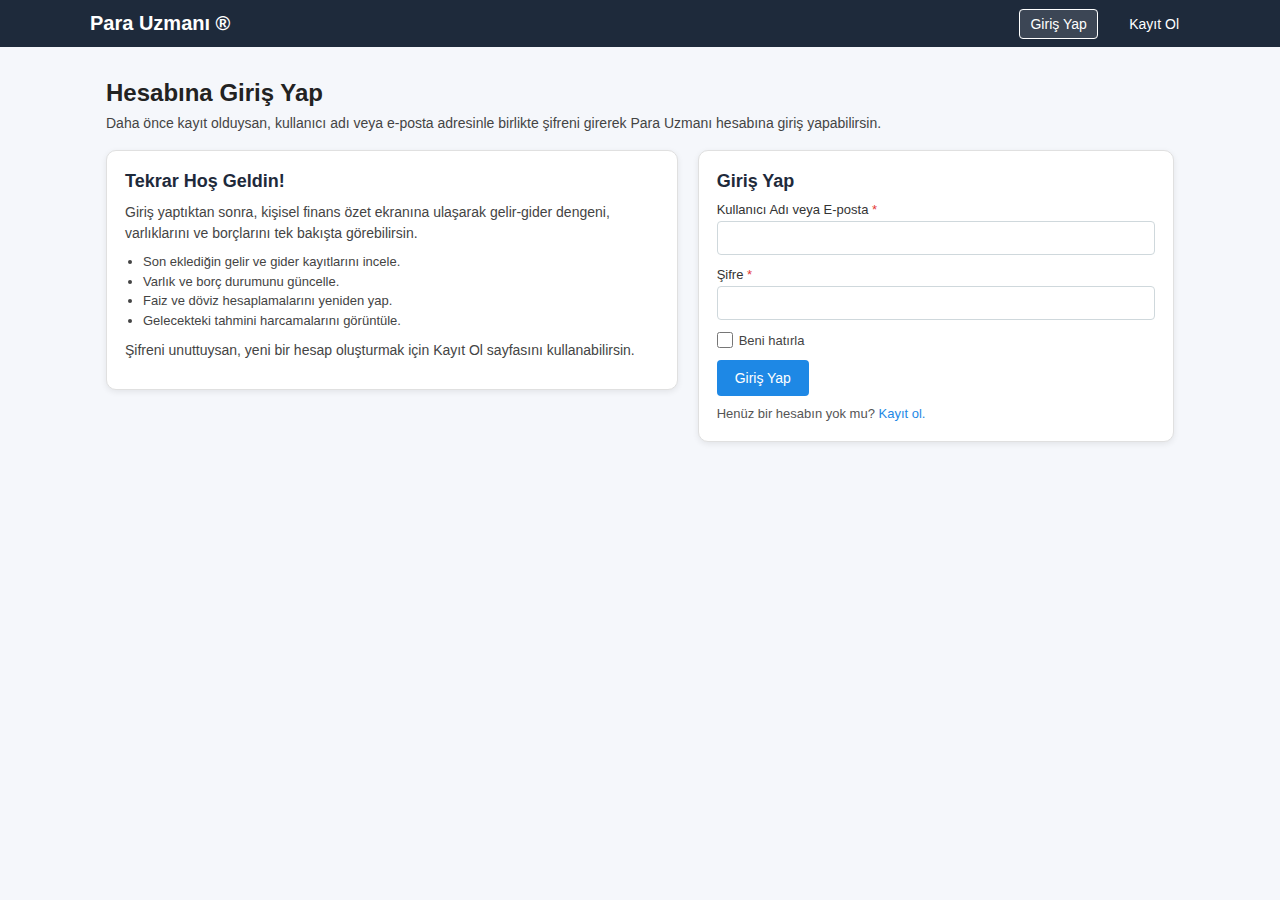
<file: giris.html>
<!DOCTYPE html>
<html lang="tr">
<head>
    <meta charset="UTF-8">
    <title>Para Uzmanı - Giriş Yap</title>
    <meta name="viewport" content="width=device-width, initial-scale=1.0">
    <link rel="stylesheet" href="css/giris.css">
</head>
<body>

    <!-- Üst Menü -->
    <div class="top-bar">
        <div class="top-bar-inner">
            <div class="logo">
                <a href="index.html">Para Uzmanı ®</a>
            </div>

            <ul class="top-menu">
                <li><a href="giris.html" class="active">Giriş Yap</a></li>
                <li><a href="kayit.html">Kayıt Ol</a></li>
            </ul>
        </div>
    </div>

    <!-- Ana İçerik -->
    <div class="container">

        <div class="form-page-header">
            <h1>Hesabına Giriş Yap</h1>
            <p>
                Daha önce kayıt olduysan, kullanıcı adı veya e-posta adresinle birlikte 
                şifreni girerek Para Uzmanı hesabına giriş yapabilirsin.
            </p>
        </div>

        <div class="form-layout">

            <!-- Sol tarafta bilgilendirici kart -->
            <div class="form-info-card">
                <h2>Tekrar Hoş Geldin!</h2>
                <p>
                    Giriş yaptıktan sonra, kişisel finans özet ekranına ulaşarak gelir-gider dengeni,
                    varlıklarını ve borçlarını tek bakışta görebilirsin.
                </p>
                <ul class="form-info-list">
                    <li>Son eklediğin gelir ve gider kayıtlarını incele.</li>
                    <li>Varlık ve borç durumunu güncelle.</li>
                    <li>Faiz ve döviz hesaplamalarını yeniden yap.</li>
                    <li>Gelecekteki tahmini harcamalarını görüntüle.</li>
                </ul>
                <p style="margin-top:10px;">
                    Şifreni unuttuysan, yeni bir hesap oluşturmak için Kayıt Ol sayfasını kullanabilirsin.
                </p>
            </div>

            <!-- Sağ tarafta giriş formu -->
            <div class="form-card">
                <h2>Giriş Yap</h2>

                <form id="login-form" action="#" method="post">
                    <div class="form-group">
                        <label for="login-id">Kullanıcı Adı veya E-posta <span class="required">*</span></label>
                        <input type="text" id="login-id" name="login-id" required>
                    </div>

                    <div class="form-group">
                        <label for="login-password">Şifre <span class="required">*</span></label>
                        <input type="password" id="login-password" name="login-password" required>
                    </div>

                    <div class="form-group-inline">
                        <input type="checkbox" id="remember-me" name="remember-me">
                        <label for="remember-me">Beni hatırla</label>
                    </div>

                    <button type="submit" class="btn btn-primary">Giriş Yap</button>
                    
                    <div class="form-footer">
                        Henüz bir hesabın yok mu?
                        <a href="kayit.html">Kayıt ol.</a>
                    </div>
                </form>
            </div>

        </div>

    </div>

    <script src="js/giris.js">

    </script>

</body>
</html>
</file>
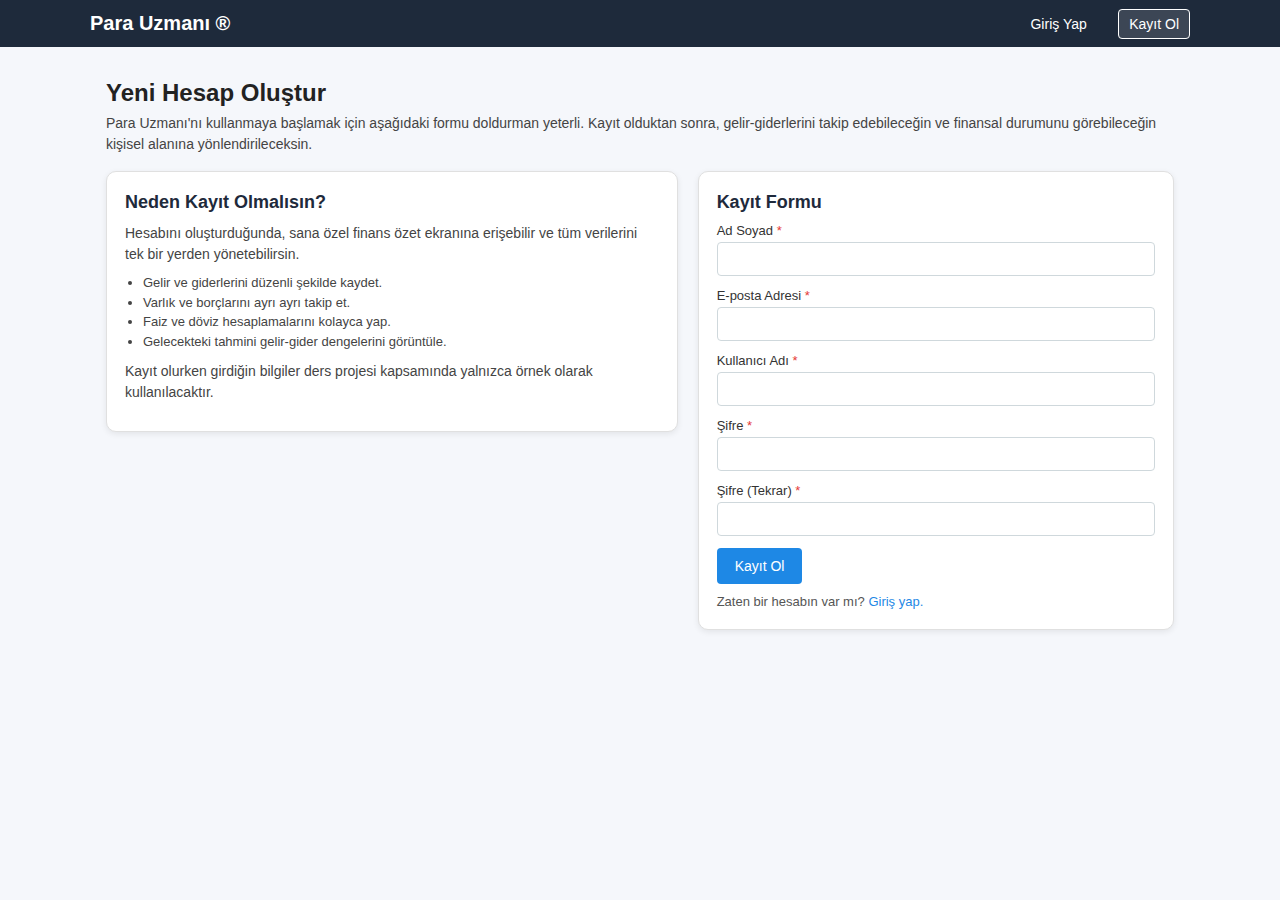
<file: kayit.html>
<!DOCTYPE html>
<html lang="tr">
<head>
    <meta charset="UTF-8">
    <title>Para Uzmanı - Kayıt Ol</title>
    <meta name="viewport" content="width=device-width, initial-scale=1.0">
    <link rel="stylesheet" href="css/kayit.css">
</head>
<body>

    <!-- Üst Menü -->
    <div class="top-bar">
        <div class="top-bar-inner">
            <div class="logo">
                <a href="index.html">Para Uzmanı ®</a>
            </div>

            <ul class="top-menu">
                <li><a href="giris.html">Giriş Yap</a></li>
                <li><a href="kayit.html" class="active">Kayıt Ol</a></li>
            </ul>
        </div>
    </div>

    <!-- Ana İçerik -->
    <div class="container">

        <div class="form-page-header">
            <h1>Yeni Hesap Oluştur</h1>
            <p>
                Para Uzmanı'nı kullanmaya başlamak için aşağıdaki formu doldurman yeterli. 
                Kayıt olduktan sonra, gelir-giderlerini takip edebileceğin ve finansal 
                durumunu görebileceğin kişisel alanına yönlendirileceksin.
            </p>
        </div>

        <div class="form-layout">

            <!-- Sol tarafta bilgilendirici kart -->
            <div class="form-info-card">
                <h2>Neden Kayıt Olmalısın?</h2>
                <p>
                    Hesabını oluşturduğunda, sana özel finans özet ekranına erişebilir ve 
                    tüm verilerini tek bir yerden yönetebilirsin.
                </p>
                <ul class="form-info-list">
                    <li>Gelir ve giderlerini düzenli şekilde kaydet.</li>
                    <li>Varlık ve borçlarını ayrı ayrı takip et.</li>
                    <li>Faiz ve döviz hesaplamalarını kolayca yap.</li>
                    <li>Gelecekteki tahmini gelir-gider dengelerini görüntüle.</li>
                </ul>
                <p style="margin-top:10px;">
                    Kayıt olurken girdiğin bilgiler ders projesi kapsamında yalnızca 
                    örnek olarak kullanılacaktır.
                </p>
            </div>

            <!-- Sağ tarafta kayıt formu -->
            <div class="form-card">
                <h2>Kayıt Formu</h2>

                <form onsubmit="kayitOl(event)">
                    <div class="form-group">
                        <label for="fullname">Ad Soyad <span class="required">*</span></label>
                        <input type="text" id="fullname" name="fullname" required>
                    </div>

                    <div class="form-group">
                        <label for="email">E-posta Adresi <span class="required">*</span></label>
                        <input type="email" id="email" name="email" required>
                    </div>

                    <div class="form-group">
                        <label for="username">Kullanıcı Adı <span class="required">*</span></label>
                        <input type="text" id="username" name="username" required>
                    </div>

                    <div class="form-group">
                        <label for="password">Şifre <span class="required">*</span></label>
                        <input type="password" id="password" name="password" required>
                    </div>

                    <div class="form-group">
                        <label for="password2">Şifre (Tekrar) <span class="required">*</span></label>
                        <input type="password" id="password2" name="password2" required>
                    </div>

                    <button type="submit" class="btn btn-primary">Kayıt Ol</button>

                    <div class="form-footer">
                        Zaten bir hesabın var mı?
                        <a href="giris.html">Giriş yap.</a>
                    </div>
                </form>
            </div>

        </div>

    </div>

    <script src="js/kayit.js">

    </script>

</body>
</html>
</file>
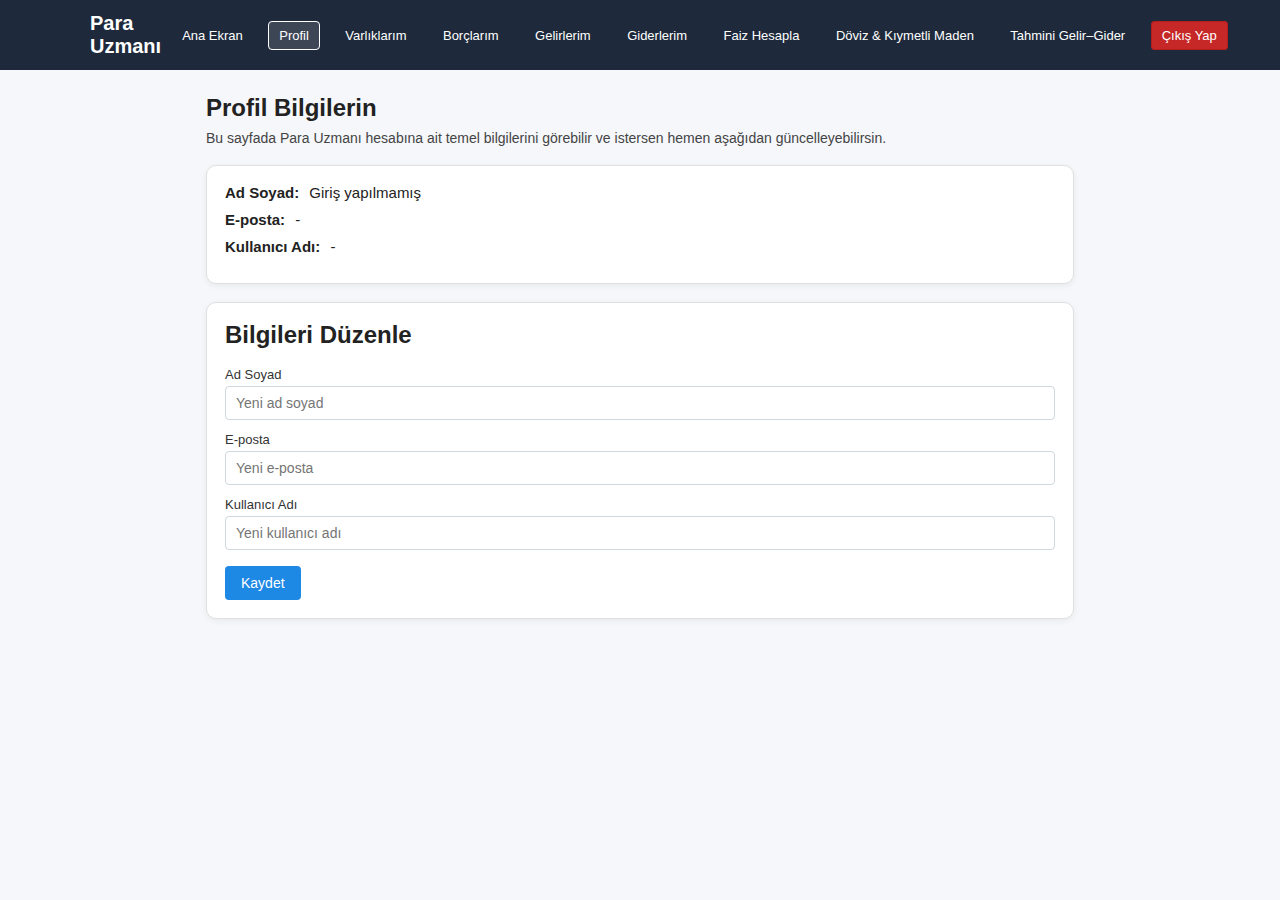
<file: profil.html>
<!DOCTYPE html>
<html lang="tr">
<head>
    <meta charset="UTF-8">
    <title>Para Uzmanı - Profil</title>
    <meta name="viewport" content="width=device-width, initial-scale=1.0">
    <link rel="stylesheet" href="css/profil.css">
</head>
<body>

    <!-- Üst Menü (giriş sonrası) -->
    <div class="top-bar">
        <div class="top-bar-inner">
            <div class="logo">
                <a href="dashboard.html">Para Uzmanı</a>
            </div>

            <ul class="top-menu">
                <li><a href="dashboard.html">Ana Ekran</a></li>
                <li><a href="profil.html" class="active">Profil</a></li>
                <li><a href="varliklar.html">Varlıklarım</a></li>
                <li><a href="borclar.html">Borçlarım</a></li>
                <li><a href="gelirler.html">Gelirlerim</a></li>
                <li><a href="giderler.html">Giderlerim</a></li>
                <li><a href="faiz.html">Faiz Hesapla</a></li>
                <li><a href="doviz.html">Döviz &amp; Kıymetli Maden</a></li>
                <li><a href="tahmini.html">Tahmini Gelir–Gider</a></li>
                <li><a href="#" class="logout-btn" onclick="cikisYap(event)">Çıkış Yap</a></li>
            </ul>
        </div>
    </div>

    <!-- Ana İçerik -->
    <div class="container">

        <div class="profile-header">
            <h1>Profil Bilgilerin</h1>
            <p>
                Bu sayfada Para Uzmanı hesabına ait temel bilgilerini görebilir ve istersen 
                hemen aşağıdan güncelleyebilirsin.
            </p>
        </div>

        <!-- Profil görüntüleme kartı -->
        <div class="profile-card">
            <div class="profile-row">
                <span class="profile-label">Ad Soyad:</span>
                <span id="p-name">Kullanıcı Adı</span>
            </div>
            <div class="profile-row">
                <span class="profile-label">E-posta:</span>
                <span id="p-email">ornek@mail.com</span>
            </div>
            <div class="profile-row">
                <span class="profile-label">Kullanıcı Adı:</span>
                <span id="p-username">kullanici123</span>
            </div>
        </div>

        <!-- Profil düzenleme kartı -->
        <div class="profile-edit-card">
            <h2>Bilgileri Düzenle</h2><br>

            <div class="form-group">
                <label for="input-name">Ad Soyad</label>
                <input type="text" id="input-name" placeholder="Yeni ad soyad">
            </div>

            <div class="form-group">
                <label for="input-email">E-posta</label>
                <input type="email" id="input-email" placeholder="Yeni e-posta">
            </div>

            <div class="form-group">
                <label for="input-username">Kullanıcı Adı</label>
                <input type="text" id="input-username" placeholder="Yeni kullanıcı adı">
            </div>

            <button class="btn btn-primary" onclick="profilGuncelle()">Kaydet</button>
        </div>

    </div>

    <!-- Basit JS -->
    <script src="js/profil.js">

    </script>

</body>
</html>
</file>
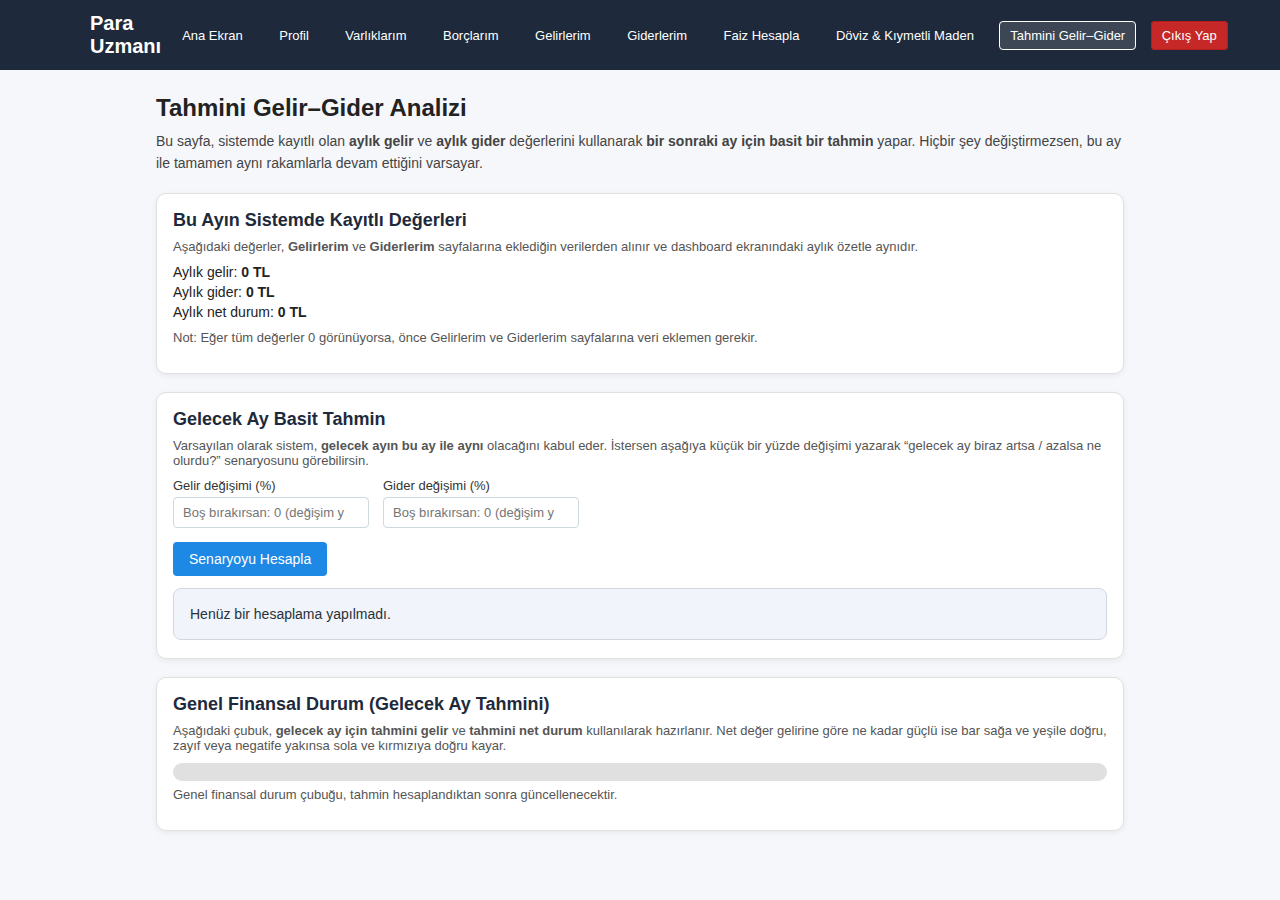
<file: tahmini.html>
<!DOCTYPE html>
<html lang="tr">
<head>
    <meta charset="UTF-8">
    <title>Para Uzmanı - Tahmini Gelir–Gider</title>
    <meta name="viewport" content="width=device-width, initial-scale=1.0">
    <link rel="stylesheet" href="css/tahmini.css">
</head>
<body>

    <!-- Üst Menü (giriş sonrası) -->
    <div class="top-bar">
        <div class="top-bar-inner">
            <div class="logo">
                <a href="dashboard.html">Para Uzmanı</a>
            </div>

            <ul class="top-menu">
                <li><a href="dashboard.html">Ana Ekran</a></li>
                <li><a href="profil.html">Profil</a></li>
                <li><a href="varliklar.html">Varlıklarım</a></li>
                <li><a href="borclar.html">Borçlarım</a></li>
                <li><a href="gelirler.html">Gelirlerim</a></li>
                <li><a href="giderler.html">Giderlerim</a></li>
                <li><a href="faiz_islemleri.html">Faiz Hesapla</a></li>
                <li><a href="doviz.html">Döviz &amp; Kıymetli Maden</a></li>
                <li><a href="tahmini.html" class="active">Tahmini Gelir–Gider</a></li>
                <li><a href="#" class="logout-btn" onclick="cikisYap(event)">Çıkış Yap</a></li>
            </ul>
        </div>
    </div>

    <!-- Ana İçerik -->
    <div class="container">

        <div class="page-header">
            <h1>Tahmini Gelir–Gider Analizi</h1>
            <p>
                Bu sayfa, sistemde kayıtlı olan <strong>aylık gelir</strong> ve <strong>aylık gider</strong> değerlerini
                kullanarak <strong>bir sonraki ay için basit bir tahmin</strong> yapar.
                Hiçbir şey değiştirmezsen, bu ay ile tamamen aynı rakamlarla devam ettiğini varsayar.
            </p>
        </div>

        <!-- Mevcut verilerin özeti -->
        <div class="card">
            <h2>Bu Ayın Sistemde Kayıtlı Değerleri</h2>
            <p>
                Aşağıdaki değerler, <strong>Gelirlerim</strong> ve <strong>Giderlerim</strong> sayfalarına eklediğin verilerden
                alınır ve dashboard ekranındaki aylık özetle aynıdır.
            </p>

            <ul class="summary-list">
                <li>Aylık gelir: <strong id="mevcut-aylik-gelir">0 TL</strong></li>
                <li>Aylık gider: <strong id="mevcut-aylik-gider">0 TL</strong></li>
                <li>Aylık net durum: <strong id="mevcut-aylik-net">0 TL</strong></li>
            </ul>

            <p class="card-note">
                Not: Eğer tüm değerler 0 görünüyorsa, önce Gelirlerim ve Giderlerim sayfalarına veri eklemen gerekir.
            </p>
        </div>

        <!-- Senaryo kartı -->
        <div class="card">
            <h2>Gelecek Ay Basit Tahmin</h2>
            <p>
                Varsayılan olarak sistem, <strong>gelecek ayın bu ay ile aynı</strong> olacağını kabul eder.
                İstersen aşağıya küçük bir yüzde değişimi yazarak
                “gelecek ay biraz artsa / azalsa ne olurdu?” senaryosunu görebilirsin.
            </p>

            <div class="inline-form">
                <div class="form-group">
                    <label for="gelir-degisim">Gelir değişimi (%)</label>
                    <input type="number" id="gelir-degisim" placeholder="Boş bırakırsan: 0 (değişim yok)">
                </div>

                <div class="form-group">
                    <label for="gider-degisim">Gider değişimi (%)</label>
                    <input type="number" id="gider-degisim" placeholder="Boş bırakırsan: 0 (değişim yok)">
                </div>
            </div>

            <button class="btn btn-primary" onclick="senaryoHesapla(false)">Senaryoyu Hesapla</button>

            <div class="result-box" id="senaryo-sonuc-text">
                Henüz bir hesaplama yapılmadı.
            </div>
        </div>

        <!-- Genel finansal durum çubuğu -->
        <div class="card">
            <h2>Genel Finansal Durum (Gelecek Ay Tahmini)</h2>
            <p>
                Aşağıdaki çubuk, <strong>gelecek ay için tahmini gelir</strong> ve
                <strong>tahmini net durum</strong> kullanılarak hazırlanır.
                Net değer gelirine göre ne kadar güçlü ise bar sağa ve yeşile doğru,
                zayıf veya negatife yakınsa sola ve kırmızıya doğru kayar.
            </p>

            <div class="durum-bar">
                <div class="durum-bar-inner" id="durum-bar-inner"></div>
            </div>
            <p class="durum-bar-text" id="durum-bar-text">
                Genel finansal durum çubuğu, tahmin hesaplandıktan sonra güncellenecektir.
            </p>
        </div>

    </div>

    <!-- JavaScript -->
    <script src="js/tahmini.js">

    </script>

</body>
</html>
</file>
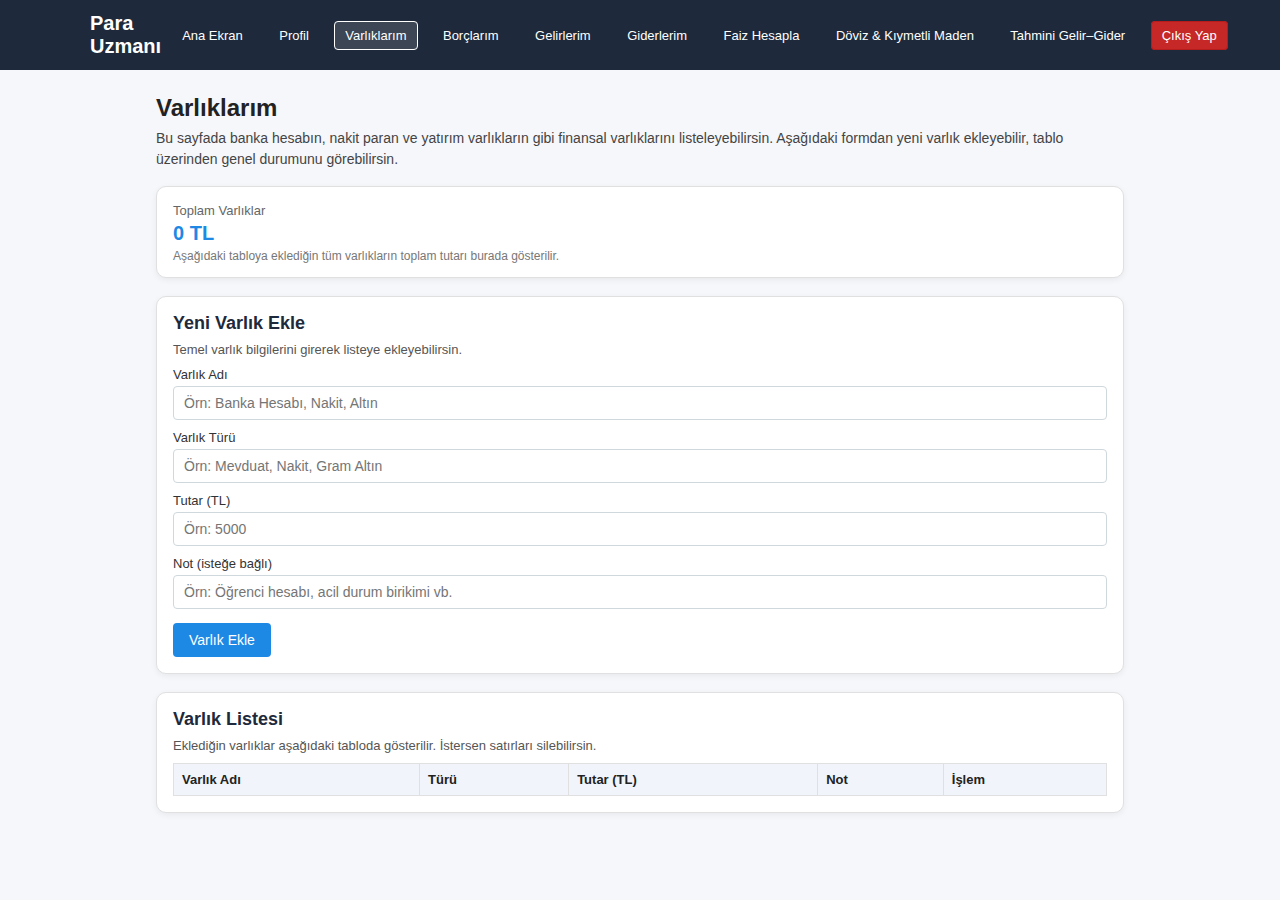
<file: varliklar.html>
<!DOCTYPE html>
<html lang="tr">
<head>
    <meta charset="UTF-8">
    <title>Para Uzmanı - Varlıklarım</title>
    <meta name="viewport" content="width=device-width, initial-scale=1.0">
    <link rel="stylesheet" href="css/varliklar.css">
</head>
<body>

    <!-- Üst Menü (giriş sonrası) -->
    <div class="top-bar">
        <div class="top-bar-inner">
            <div class="logo">
                <a href="dashboard.html">Para Uzmanı</a>
            </div>

            <ul class="top-menu">
                <li><a href="dashboard.html">Ana Ekran</a></li>
                <li><a href="profil.html">Profil</a></li>
                <li><a href="varliklar.html" class="active">Varlıklarım</a></li>
                <li><a href="borclar.html">Borçlarım</a></li>
                <li><a href="gelirler.html">Gelirlerim</a></li>
                <li><a href="giderler.html">Giderlerim</a></li>
                <li><a href="faiz.html">Faiz Hesapla</a></li>
                <li><a href="doviz.html">Döviz &amp; Kıymetli Maden</a></li>
                <li><a href="tahmini.html">Tahmini Gelir–Gider</a></li>
                <li><a href="index.html" class="logout-btn" onclick="cikisYap(event)">Çıkış Yap</a></li>
            </ul>
        </div>
    </div>

    <!-- Ana İçerik -->
    <div class="container">

        <div class="page-header">
            <h1>Varlıklarım</h1>
            <p>
                Bu sayfada banka hesabın, nakit paran ve yatırım varlıkların gibi finansal 
                varlıklarını listeleyebilirsin. Aşağıdaki formdan yeni varlık ekleyebilir,
                tablo üzerinden genel durumunu görebilirsin.
            </p>
        </div>

        <!-- Özet kart: toplam varlık -->
        <div class="summary-card">
            <div class="summary-title">Toplam Varlıklar</div>
            <div class="summary-value" id="toplam-varlik">0 TL</div>
            <div class="summary-extra">
                Aşağıdaki tabloya eklediğin tüm varlıkların toplam tutarı burada gösterilir.
            </div>
        </div>

        <!-- Varlık ekleme formu -->
        <div class="card">
            <h2>Yeni Varlık Ekle</h2>
            <p>Temel varlık bilgilerini girerek listeye ekleyebilirsin.</p>

            <div class="form-group">
                <label for="varlik-adi">Varlık Adı</label>
                <input type="text" id="varlik-adi" placeholder="Örn: Banka Hesabı, Nakit, Altın">
            </div>

            <div class="form-group">
                <label for="varlik-turu">Varlık Türü</label>
                <input type="text" id="varlik-turu" placeholder="Örn: Mevduat, Nakit, Gram Altın">
            </div>

            <div class="form-group">
                <label for="varlik-tutar">Tutar (TL)</label>
                <input type="number" id="varlik-tutar" placeholder="Örn: 5000">
            </div>

            <div class="form-group">
                <label for="varlik-not">Not (isteğe bağlı)</label>
                <input type="text" id="varlik-not" placeholder="Örn: Öğrenci hesabı, acil durum birikimi vb.">
            </div>

            <button class="btn btn-primary" onclick="varlikEkle()">Varlık Ekle</button>
        </div>

        <!-- Varlıklar tablosu -->
        <div class="card">
            <h2>Varlık Listesi</h2>
            <p>Eklediğin varlıklar aşağıdaki tabloda gösterilir. İstersen satırları silebilirsin.</p>

            <table>
                <thead>
                    <tr>
                        <th>Varlık Adı</th>
                        <th>Türü</th>
                        <th>Tutar (TL)</th>
                        <th>Not</th>
                        <th>İşlem</th>
                    </tr>
                </thead>
                <tbody id="varlik-tablo-govde">
                </tbody>
            </table>
        </div>

    </div>

    <!-- Basit JS -->
    <script src="js/varliklar.js">

    </script>

    </body>
</html>
</file>
<file: css/index.css>
* {
            box-sizing: border-box;
            margin: 0;
            padding: 0;
        }

        body {
            font-family: Arial, Helvetica, sans-serif;
            background-color: #f5f7fb;
            color: #222;
        }

        /* Üst menü */
        .top-bar {
            width: 100%;
            background-color: #1e2a3b;
            color: #fff;
            padding: 12px 24px;
        }

        .top-bar-inner {
            max-width: 1100px;
            margin: 0 auto;
            display: flex;
            align-items: center;
            justify-content: space-between;
        }

        .logo {
            font-size: 20px;
            font-weight: bold;
        }

        .logo a {
            color: #fff;          
            text-decoration: none;   
        }

        .logo a:visited,
        .logo a:active,
        .logo a:hover {
            color: #fff;             
            text-decoration: none; 
        }

        .top-menu {
            list-style-type: none;
        }

        .top-menu li {
            display: inline-block;
            margin-left: 16px;
        }

        .top-menu a {
            text-decoration: none;
            color: #fff;
            font-size: 14px;
            padding: 6px 10px;
            border-radius: 4px;
            border: 1px solid transparent;
        }

        .top-menu a:hover {
            border-color: #fff;
        }

        /* Ana içerik */
        .container {
            max-width: 1100px;
            margin: 32px auto;
            padding: 0 16px;
        }

        .hero {
            background-color: #ffffff;
            border-radius: 8px;
            padding: 24px;
            box-shadow: 0 2px 6px rgba(0,0,0,0.08);
            margin-bottom: 24px;
        }

        .hero-title {
            font-size: 26px;
            margin-bottom: 12px;
        }

        .hero-subtitle {
            font-size: 15px;
            margin-bottom: 18px;
            line-height: 1.5;
        }

        .hero-buttons {
            margin-top: 10px;
        }

        .btn {
            display: inline-block;
            padding: 10px 18px;
            border-radius: 4px;
            text-decoration: none;
            font-size: 14px;
            border: none;
            cursor: pointer;
            margin-right: 10px;
        }

        .btn-primary {
            background-color: #1e88e5;
            color: #fff;
        }

        .btn-secondary {
            background-color: #ffffff;
            color: #1e88e5;
            border: 1px solid #1e88e5;
        }

        .btn-primary:hover {
            background-color: #1669b5;
        }

        .btn-secondary:hover {
            background-color: #e3f2fd;
        }

        /* Özellikler bölümü */
        .features-section {
            margin-top: 16px;
            margin-bottom: 24px;
        }

        .features-header h2 {
            font-size: 20px;
            margin-bottom: 6px;
            color: #1e2a3b;
        }

        .features-header p {
            font-size: 14px;
            line-height: 1.5;
            color: #333;
            max-width: 700px;
        }

        .features-grid {
            display: grid;
            grid-template-columns: repeat(3, 1fr);
            gap: 16px;
            margin-top: 18px;
        }

        .feature-card {
            background-color: #ffffff;
            border-radius: 10px;
            padding: 16px 14px 18px 14px;
            box-shadow: 0 2px 6px rgba(0,0,0,0.06);
            border: 1px solid #e0e0e0;
            transition: transform 0.15s ease, box-shadow 0.15s ease, border-color 0.15s ease;
        }

        .feature-card:hover {
            transform: translateY(-2px);
            box-shadow: 0 4px 10px rgba(0,0,0,0.10);
            border-color: #c5e1ff;
        }

        .feature-icon {
            font-size: 26px;
            margin-bottom: 8px;
        }

        .feature-title {
            font-size: 16px;
            font-weight: bold;
            margin-bottom: 6px;
            color: #1e2a3b;
        }

        .feature-text {
            font-size: 13px;
            line-height: 1.5;
            color: #444;
            margin-bottom: 10px;
        }

        .feature-badge {
            display: inline-block;
            font-size: 11px;
            padding: 4px 8px;
            border-radius: 999px;
            background-color: #e8f5e9;
            color: #2e7d32;
            font-weight: bold;
        }

        /* Mobil uyum */
        @media (max-width: 900px) {
            .features-grid {
                grid-template-columns: 1fr 1fr;
            }
        }

        @media (max-width: 600px) {
            .features-grid {
                grid-template-columns: 1fr;
            }
        }

        /* Alt açıklama */
        .info-section {
            background: linear-gradient(135deg, #e3f2fd, #f5f7fb);
            border-radius: 10px;
            padding: 20px 18px 22px 18px;
            box-shadow: 0 2px 6px rgba(0,0,0,0.08);
            margin-bottom: 24px;
            border: 1px solid #d0e2ff;
        }

        .info-header h2 {
            font-size: 20px;
            margin-bottom: 8px;
            color: #1e2a3b;
        }

        .info-header p {
            font-size: 14px;
            line-height: 1.5;
            color: #333;
        }

        .info-grid {
            display: grid;
            grid-template-columns: repeat(2, 1fr);
            gap: 16px;
            margin-top: 18px;
        }

        .info-card {
            background-color: #ffffff;
            border-radius: 10px;
            padding: 14px 14px 16px 14px;
            box-shadow: 0 1px 4px rgba(0,0,0,0.06);
            border: 1px solid #e0e0e0;
            position: relative;
            overflow: hidden;
            transition: transform 0.15s ease, box-shadow 0.15s ease, border-color 0.15s ease;
        }

        .info-card:hover {
            transform: translateY(-2px);
            box-shadow: 0 4px 10px rgba(0,0,0,0.10);
            border-color: #bbdefb;
        }

        .info-icon {
            font-size: 22px;
            margin-bottom: 6px;
        }

        .info-card h3 {
            margin-bottom: 6px;
            font-size: 16px;
            color: #1e2a3b;
        }

        .info-card p {
            font-size: 13px;
            line-height: 1.5;
            color: #444;
            margin-bottom: 8px;
        }

        .info-tag {
            display: inline-block;
            font-size: 11px;
            padding: 4px 8px;
            border-radius: 999px;
            background-color: #e3f2fd;
            color: #1e88e5;
            font-weight: bold;
        }

        /* Henüz aktif olmayan kart için ufak stil farkı */
        .disabled-card {
            opacity: 0.85;
            border-style: dashed;
        }

        .disabled-card .info-tag {
            background-color: #fff3e0;
            color: #fb8c00;
        }

        /* Mobil uyum */
        @media (max-width: 768px) {
            .info-grid {
                grid-template-columns: 1fr;
            }
        }

        /* Footer */
        .footer {
            text-align: center;
            font-size: 12px;
            color: #777;
            padding: 16px 0;
            margin-top: 20px;
        }

        /* Mobil uyum */
        @media (max-width: 768px) {
            .features {
                grid-template-columns: 1fr;
            }

            .top-bar-inner {
                flex-direction: column;
                align-items: flex-start;
                gap: 8px;
            }

            .top-menu li {
                margin-left: 0;
                margin-right: 8px;
            }
        }
</file>
<file: css/borclar.css>
* {
    box-sizing: border-box;
    margin: 0;
    padding: 0;
}

body {
    font-family: Arial, Helvetica, sans-serif;
    background-color: #f5f7fb;
    color: #222;
}

/* Üst menü */
.top-bar {
    width: 100%;
    background-color: #1e2a3b;
    color: #fff;
    padding: 12px 24px;
}

.top-bar-inner {
    max-width: 1100px;
    margin: 0 auto;
    display: flex;
    align-items: center;
    justify-content: space-between;
}

.logo {
    font-size: 20px;
    font-weight: bold;
}

.logo a {
    color: #fff;
    text-decoration: none;
}

.logo a:visited,
.logo a:active,
.logo a:hover {
    color: #fff;
    text-decoration: none;
}

.top-menu {
    list-style-type: none;
    white-space: nowrap;
}

.top-menu li {
    display: inline-block;
    margin-left: 10px;
}

.top-menu a {
    text-decoration: none;
    color: #fff;
    font-size: 13px;
    padding: 6px 10px;
    border-radius: 4px;
    border: 1px solid transparent;
}

/* Aktif sayfa */
.top-menu a.active {
    border-color: #fff;
    background-color: #ffffff22;
}

/* Üzerine gelince */
.top-menu a:hover {
    border-color: #fff;
}

/* Tahmini gelir-gider (pasif link) */
.top-menu a.disabled-link {
    opacity: 0.6;
    cursor: default;
    border-style: dashed;
}

.top-menu a.disabled-link:hover {
    border-color: transparent;
}

/* Çıkış Yap butonu */
.top-menu a.logout-btn {
    background-color: #c62828;
    border-color: #b71c1c;
    color: #fff;
}

.top-menu a.logout-btn:hover {
    background-color: #d32f2f;
    border-color: #ef9a9a;
}

/* Mobil uyum */
@media (max-width: 768px) {
    .top-bar-inner {
        flex-direction: column;
        align-items: flex-start;
        gap: 8px;
    }

    .top-menu li {
        margin-left: 0;
        margin-right: 8px;
    }
}

/* Ana içerik */
.container {
    max-width: 1000px;
    margin: 24px auto 32px auto;
    padding: 0 16px;
}

.page-header {
    margin-bottom: 16px;
}

.page-header h1 {
    font-size: 24px;
    margin-bottom: 6px;
}

.page-header p {
    font-size: 14px;
    color: #444;
    line-height: 1.5;
}

/* Özet kart */
.summary-card {
    background-color: #ffffff;
    border-radius: 10px;
    padding: 16px 16px 14px 16px;
    box-shadow: 0 2px 6px rgba(0,0,0,0.06);
    border: 1px solid #e0e0e0;
    margin-bottom: 18px;
}

.summary-title {
    font-size: 13px;
    color: #666;
    margin-bottom: 4px;
}

.summary-value {
    font-size: 20px;
    font-weight: bold;
    margin-bottom: 4px;
    color: #e53935; /* Borçlar için hafif kırmızı ton */
}

.summary-extra {
    font-size: 12px;
    color: #777;
}

/* Form ve tablo kartları */
.card {
    background-color: #ffffff;
    border-radius: 10px;
    padding: 16px;
    box-shadow: 0 2px 6px rgba(0,0,0,0.06);
    border: 1px solid #e0e0e0;
    margin-bottom: 18px;
}

.card h2 {
    font-size: 18px;
    margin-bottom: 8px;
    color: #1e2a3b;
}

.card p {
    font-size: 13px;
    margin-bottom: 10px;
    color: #555;
}

.form-group {
    margin-bottom: 10px;
}

.form-group label {
    display: block;
    font-size: 13px;
    margin-bottom: 4px;
    color: #333;
}

.form-group input {
    width: 100%;
    padding: 8px 10px;
    border-radius: 4px;
    border: 1px solid #cfd8dc;
    font-size: 14px;
}

.form-group input:focus {
    outline: none;
    border-color: #1e88e5;
    box-shadow: 0 0 0 2px #bbdefb;
}

.btn {
    display: inline-block;
    padding: 9px 16px;
    border-radius: 4px;
    border: none;
    cursor: pointer;
    font-size: 14px;
    margin-top: 4px;
}

.btn-primary {
    background-color: #1e88e5;
    color: #fff;
}

.btn-primary:hover {
    background-color: #1669b5;
}

.btn-delete {
    padding: 5px 10px;
    font-size: 12px;
    background-color: #e53935;
    color: #fff;
    border-radius: 4px;
    border: none;
    cursor: pointer;
}

.btn-delete:hover {
    background-color: #c62828;
}

/* Tablo */
table {
    width: 100%;
    border-collapse: collapse;
    font-size: 13px;
    margin-top: 8px;
}

th, td {
    border: 1px solid #e0e0e0;
    padding: 8px;
    text-align: left;
}

th {
    background-color: #f1f4fb;
}

tbody tr:nth-child(even) {
    background-color: #fafafa;
}
</file>
<file: css/dashboard.css>
* {
        box-sizing: border-box;
        margin: 0;
        padding: 0;
    }

    body {
        font-family: Arial, Helvetica, sans-serif;
        background-color: #f5f7fb;
        color: #222;
    }

    /* Üst menü */
    .top-bar {
        width: 100%;
        background-color: #1e2a3b;
        color: #fff;
        padding: 12px 24px;
    }

    .top-bar-inner {
        max-width: 1100px;
        margin: 0 auto;
        display: flex;
        align-items: center;
        justify-content: space-between;
    }

    .logo {
        font-size: 20px;
        font-weight: bold;
    }

    .logo a {
        color: #fff;
        text-decoration: none;
    }

    .logo a:visited,
    .logo a:active,
    .logo a:hover {
        color: #fff;
        text-decoration: none;
    }

    .top-menu {
        list-style-type: none;
        white-space: nowrap;
    }

    .top-menu li {
        display: inline-block;
        margin-left: 10px;
    }

    .top-menu a {
        text-decoration: none;
        color: #fff;
        font-size: 13px;
        padding: 6px 10px;
        border-radius: 4px;
        border: 1px solid transparent;
    }

    /* Aktif sayfa */
    .top-menu a.active {
        border-color: #fff;
        background-color: #ffffff22;
    }

    /* Üzerine gelince */
    .top-menu a:hover {
        border-color: #fff;
    }

    /* Çıkış Yap butonu */
    .top-menu a.logout-btn {
        background-color: #c62828;
        border-color: #b71c1c;
        color: #fff;
    }

    .top-menu a.logout-btn:hover {
        background-color: #d32f2f;
        border-color: #ef9a9a;
    }

    /* Mobil üst menü */
    @media (max-width: 768px) {
    .top-bar-inner {
        flex-direction: column;
        align-items: flex-start;
        gap: 8px;
    }

    .top-menu li {
        margin-left: 0;
        margin-right: 8px;
        }
    }

    /* Ana içerik */
    .container {
        max-width: 1100px;
        margin: 24px auto 32px auto;
        padding: 0 16px;
    }

    .dashboard-header {
         margin-bottom: 20px;
    }

    .dashboard-header h1 {
        font-size: 26px;
        margin-bottom: 6px;
    }

    .dashboard-header p {
        font-size: 14px;
        line-height: 1.5;
        color: #444;
    }

    /* Kartlar */
    .card-grid {
        display: grid;
        grid-template-columns: repeat(3, 1fr);
        gap: 18px;
        margin-bottom: 20px;
    }

    .card {
        background-color: #ffffff;
        border-radius: 12px;
        padding: 18px 16px 20px 16px;
        box-shadow: 0 3px 8px rgba(0,0,0,0.06);
        border: 1px solid #e0e0e0;
        min-height: 120px;
    }

    .card-title {
        font-size: 13px;
        color: #666;
        margin-bottom: 6px;
        text-transform: uppercase;
        letter-spacing: 0.5px;
    }

    .card-value {
        font-size: 22px;
        font-weight: bold;
        margin-bottom: 6px;
    }

    .card-extra {
        font-size: 12px;
        color: #777;
        line-height: 1.4;
    }

    .card-extra ul {
        margin-top: 4px;
        padding-left: 16px;
    }

    .card-extra li {
        margin-bottom: 2px;
    }

    .card-highlight {
        color: #1e88e5;
    }

    .card-negative {
        color: #e53935;
    }

    .fin-panel {
    background-color: #ffffff;
    border-radius: 10px;
    padding: 16px 16px 18px 16px;
    box-shadow: 0 2px 6px rgba(0,0,0,0.06);
    border: 1px solid #e0e0e0;
    margin-top: 10px;
    }

    .fin-panel h2 {
        font-size: 18px;
        margin-bottom: 6px;
        color: #1e2a3b;
    }

    .fin-panel p {
        font-size: 13px;
        color: #555;
        margin-bottom: 12px;
    }

    .fin-bar-wrapper {
        margin-top: 4px;
    }

    .fin-bar {
        width: 100%;
        height: 16px;
        background-color: #e0e0e0;
        border-radius: 999px;
        overflow: hidden;
    }

    .fin-bar-inner {
        height: 100%;
        width: 50%;           /* başlangıçta orta karar bir değer */
        background-color: #43a047;
        border-radius: 999px;
        transition: width 0.25s ease, background-color 0.25s ease;
    }

    .fin-bar-text {
        margin-top: 6px;
        font-size: 13px;
        font-weight: bold;
        color: #333;
    }

    .fin-bar-note {
        margin-top: 4px;
        font-size: 12px;
        color: #777;
    }

    @media (max-width: 900px) {
        .card-grid {
            grid-template-columns: 1fr 1fr;
        }
    }

    @media (max-width: 600px) {
        .card-grid {
            grid-template-columns: 1fr;
        }
    }

    .harcama-table {
    width: 100%;
    border-collapse: collapse;
    font-size: 13px;
    margin-top: 8px;
    }

    .harcama-table th,
    .harcama-table td {
        border: 1px solid #e0e0e0;
        padding: 6px 8px;
        text-align: left;
    }

    .harcama-table th {
        background-color: #f1f4fb;
    }

    .harcama-table tbody tr:nth-child(even) {
        background-color: #fafafa;
    }

    .harcama-comment {
        margin-top: 10px;
        font-size: 13px;
        color: #444;
        line-height: 1.4;
    }

    .gelir-table {
    width: 100%;
    border-collapse: collapse;
    font-size: 13px;
    margin-top: 8px;
    }

    .gelir-table th,
    .gelir-table td {
        border: 1px solid #e0e0e0;
        padding: 6px 8px;
        text-align: left;
    }

    .gelir-table th {
        background-color: #f1f4fb;
    }

    .gelir-table tbody tr:nth-child(even) {
        background-color: #fafafa;
    }

    .gelir-comment {
        margin-top: 10px;
        font-size: 13px;
        color: #444;
        line-height: 1.4;
    }
</file>
<file: css/doviz.css>
* {
    box-sizing: border-box;
    margin: 0;
    padding: 0;
}

body {
    font-family: Arial, Helvetica, sans-serif;
    background-color: #f5f7fb;
    color: #222;
}

/* Üst menü */
.top-bar {
    width: 100%;
    background-color: #1e2a3b;
    color: #fff;
    padding: 12px 24px;
}

.top-bar-inner {
    max-width: 1100px;
    margin: 0 auto;
    display: flex;
    align-items: center;
    justify-content: space-between;
}

.logo {
    font-size: 20px;
    font-weight: bold;
}

.logo a {
    color: #fff;
    text-decoration: none;
}

.logo a:visited,
.logo a:active,
.logo a:hover {
    color: #fff;
    text-decoration: none;
}

.top-menu {
    list-style-type: none;
    white-space: nowrap;
}

.top-menu li {
    display: inline-block;
    margin-left: 10px;
}

.top-menu a {
    text-decoration: none;
    color: #fff;
    font-size: 13px;
    padding: 6px 10px;
    border-radius: 4px;
    border: 1px solid transparent;
}

/* Aktif sayfa */
.top-menu a.active {
    border-color: #fff;
    background-color: #ffffff22;
}

/* Üzerine gelince */
.top-menu a:hover {
    border-color: #fff;
}

/* Tahmini gelir-gider (pasif link) */
.top-menu a.disabled-link {
    opacity: 0.6;
    cursor: default;
    border-style: dashed;
}

.top-menu a.disabled-link:hover {
    border-color: transparent;
}

/* Çıkış Yap butonu */
.top-menu a.logout-btn {
    background-color: #c62828;
    border-color: #b71c1c;
    color: #fff;
}

.top-menu a.logout-btn:hover {
    background-color: #d32f2f;
    border-color: #ef9a9a;
}

/* Mobil uyum - üst menü */
@media (max-width: 768px) {
    .top-bar-inner {
        flex-direction: column;
        align-items: flex-start;
        gap: 8px;
    }

    .top-menu li {
        margin-left: 0;
        margin-right: 8px;
    }
}

/* Ana içerik */
.container {
    max-width: 1000px;
    margin: 24px auto 32px auto;
    padding: 0 16px;
}

.page-header {
    margin-bottom: 18px;
}

.page-header h1 {
    font-size: 24px;
    margin-bottom: 6px;
}

.page-header p {
    font-size: 14px;
    color: #444;
    line-height: 1.5;
}

/* Kartlar */
.card {
    background-color: #ffffff;
    border-radius: 10px;
    padding: 16px 16px 18px 16px;
    box-shadow: 0 2px 6px rgba(0,0,0,0.06);
    border: 1px solid #e0e0e0;
    margin-bottom: 18px;
}

.card h2 {
    font-size: 18px;
    margin-bottom: 8px;
    color: #1e2a3b;
}

.card p {
    font-size: 13px;
    margin-bottom: 12px;
    color: #555;
}

/* Form satırı */
.form-row {
    display: flex;
    flex-wrap: wrap;
    gap: 14px;
    margin-bottom: 8px;
}

.form-group-inline {
    display: flex;
    flex-direction: column;
    min-width: 180px;
}

.form-group-inline label {
    font-size: 13px;
    margin-bottom: 4px;
    color: #333;
}

.form-group-inline input,
.form-group-inline select {
    padding: 7px 9px;
    border-radius: 4px;
    border: 1px solid #cfd8dc;
    font-size: 13px;
}

.form-group-inline input:focus,
.form-group-inline select:focus {
    outline: none;
    border-color: #1e88e5;
    box-shadow: 0 0 0 2px #bbdefb;
}

/* Butonlar */
.btn {
    display: inline-block;
    padding: 9px 16px;
    border-radius: 4px;
    border: none;
    cursor: pointer;
    font-size: 14px;
    margin-top: 6px;
}

.btn-primary {
    background-color: #1e88e5;
    color: #fff;
}

.btn-primary:hover {
    background-color: #1669b5;
}

/* Sonuç kutusu */
.result-box {
    margin-top: 12px;
    font-size: 15px;
    line-height: 1.5;
    color: #1e2a3b;
    background-color: #eef3ff;
    border-radius: 8px;
    padding: 12px 14px;
    border: 1px dashed #9fa8da;
}

/* Alt bilgilendirme */
.info-note {
    font-size: 12px;
    color: #777;
    margin-top: 6px;
    padding: 10px 12px;
    border-radius: 8px;
    background-color: #f0f4ff;
    border: 1px solid #d0d7ff;
}

/* Mobil uyum - kart içerikleri */
@media (max-width: 600px) {
    .form-group-inline {
        min-width: 100%;
    }
}
</file>
<file: css/faiz.css>
* {
    box-sizing: border-box;
    margin: 0;
    padding: 0;
}

body {
    font-family: Arial, Helvetica, sans-serif;
    background-color: #f5f7fb;
    color: #222;
}

/* Üst menü */
.top-bar {
    width: 100%;
    background-color: #1e2a3b;
    color: #fff;
    padding: 12px 24px;
}

.top-bar-inner {
    max-width: 1100px;
    margin: 0 auto;
    display: flex;
    align-items: center;
    justify-content: space-between;
}

.logo {
    font-size: 20px;
    font-weight: bold;
}

.logo a {
    color: #fff;
    text-decoration: none;
}

.logo a:visited,
.logo a:active,
.logo a:hover {
    color: #fff;
    text-decoration: none;
}

.top-menu {
    list-style-type: none;
    white-space: nowrap;
}

.top-menu li {
    display: inline-block;
    margin-left: 10px;
}

.top-menu a {
    text-decoration: none;
    color: #fff;
    font-size: 13px;
    padding: 6px 10px;
    border-radius: 4px;
    border: 1px solid transparent;
}

/* Aktif sayfa */
.top-menu a.active {
    border-color: #fff;
    background-color: #ffffff22;
}

/* Hover */
.top-menu a:hover {
    border-color: #fff;
}

/* Tahmini gelir-gider (pasif link) */
.top-menu a.disabled-link {
    opacity: 0.6;
    cursor: default;
    border-style: dashed;
}

.top-menu a.disabled-link:hover {
    border-color: transparent;
}

/* Çıkış Yap butonu */
.top-menu a.logout-btn {
    background-color: #c62828;
    border-color: #b71c1c;
    color: #fff;
}

.top-menu a.logout-btn:hover {
    background-color: #d32f2f;
    border-color: #ef9a9a;
}

/* Mobil uyum - üst menü */
@media (max-width: 768px) {
    .top-bar-inner {
        flex-direction: column;
        align-items: flex-start;
        gap: 8px;
    }

    .top-menu li {
        margin-left: 0;
        margin-right: 8px;
    }
}

/* Ana içerik */
.container {
    max-width: 1000px;
    margin: 24px auto 32px auto;
    padding: 0 16px;
}

.page-header {
    margin-bottom: 16px;
}

.page-header h1 {
    font-size: 24px;
    margin-bottom: 6px;
}

.page-header p {
    font-size: 14px;
    color: #444;
    line-height: 1.5;
}

/* Kartlar */
.card {
    background-color: #ffffff;
    border-radius: 10px;
    padding: 16px;
    box-shadow: 0 2px 6px rgba(0,0,0,0.06);
    border: 1px solid #e0e0e0;
    margin-bottom: 18px;
}

.card h2 {
    font-size: 18px;
    margin-bottom: 8px;
    color: #1e2a3b;
}

.card p {
    font-size: 13px;
    margin-bottom: 10px;
    color: #555;
}

/* Form alanları */
.form-group {
    margin-bottom: 10px;
}

.form-group label {
    display: block;
    font-size: 13px;
    margin-bottom: 4px;
    color: #333;
}

.form-group input {
    width: 100%;
    padding: 8px 10px;
    border-radius: 4px;
    border: 1px solid #cfd8dc;
    font-size: 14px;
}

.form-group input:focus {
    outline: none;
    border-color: #1e88e5;
    box-shadow: 0 0 0 2px #bbdefb;
}

/* Butonlar */
.btn {
    display: inline-block;
    padding: 9px 16px;
    border-radius: 4px;
    border: none;
    cursor: pointer;
    font-size: 14px;
    margin-top: 4px;
}

.btn-primary {
    background-color: #1e88e5;
    color: #fff;
}

.btn-primary:hover {
    background-color: #1669b5;
}

/* Sonuç kutusu */
.result-box {
    margin-top: 12px;
    font-size: 15px;              /* Eskisi: 13px */
    line-height: 1.5;             /* Satırlar biraz daha ferah */
    color: #1e2a3b;
    background-color: #eef3ff;    /* Bir tık daha belirgin arka plan */
    border-radius: 8px;           /* Köşeleri biraz yumuşattık */
    padding: 12px 14px;           /* Eskisinden daha geniş padding */
    border: 1px dashed #9fa8da;   /* Daha okunaklı, hafif morumsu çerçeve */
}
</file>
<file: css/gelirler.css>
* {
    box-sizing: border-box;
    margin: 0;
    padding: 0;
}

body {
    font-family: Arial, Helvetica, sans-serif;
    background-color: #f5f7fb;
    color: #222;
}

/* Üst menü */
.top-bar {
    width: 100%;
    background-color: #1e2a3b;
    color: #fff;
    padding: 12px 24px;
}

.top-bar-inner {
    max-width: 1100px;
    margin: 0 auto;
    display: flex;
    align-items: center;
    justify-content: space-between;
}

.logo {
    font-size: 20px;
    font-weight: bold;
}

.logo a {
    color: #fff;
    text-decoration: none;
}

.logo a:visited,
.logo a:active,
.logo a:hover {
    color: #fff;
    text-decoration: none;
}

.top-menu {
    list-style-type: none;
    white-space: nowrap;
}

.top-menu li {
    display: inline-block;
    margin-left: 10px;
}

.top-menu a {
    text-decoration: none;
    color: #fff;
    font-size: 13px;
    padding: 6px 10px;
    border-radius: 4px;
    border: 1px solid transparent;
}

/* Aktif sayfa */
.top-menu a.active {
    border-color: #fff;
    background-color: #ffffff22;
}

/* Üzerine gelince */
.top-menu a:hover {
    border-color: #fff;
}

/* Tahmini gelir-gider (pasif link) */
.top-menu a.disabled-link {
    opacity: 0.6;
    cursor: default;
    border-style: dashed;
}

.top-menu a.disabled-link:hover {
    border-color: transparent;
}

/* Çıkış Yap butonu */
.top-menu a.logout-btn {
    background-color: #c62828;
    border-color: #b71c1c;
    color: #fff;
}

.top-menu a.logout-btn:hover {
    background-color: #d32f2f;
    border-color: #ef9a9a;
}

/* Mobil uyum */
@media (max-width: 768px) {
    .top-bar-inner {
        flex-direction: column;
        align-items: flex-start;
        gap: 8px;
    }

    .top-menu li {
        margin-left: 0;
        margin-right: 8px;
    }
}

/* Ana içerik */
.container {
    max-width: 1000px;
    margin: 24px auto 32px auto;
    padding: 0 16px;
}

.page-header {
    margin-bottom: 16px;
}

.page-header h1 {
    font-size: 24px;
    margin-bottom: 6px;
}

.page-header p {
    font-size: 14px;
    color: #444;
    line-height: 1.5;
}

.summary-card {
    background-color: #ffffff;
    border-radius: 10px;
    padding: 16px 16px 14px 16px;
    box-shadow: 0 2px 6px rgba(0,0,0,0.06);
    border: 1px solid #e0e0e0;
    margin-bottom: 18px;
}

.summary-title {
    font-size: 13px;
    color: #666;
    margin-bottom: 4px;
}

.summary-value {
    font-size: 20px;
    font-weight: bold;
    margin-bottom: 4px;
    color: #1e88e5;
}

.summary-extra {
    font-size: 12px;
    color: #777;
}

/* Form ve tablo kartları */
.card {
    background-color: #ffffff;
    border-radius: 10px;
    padding: 16px;
    box-shadow: 0 2px 6px rgba(0,0,0,0.06);
    border: 1px solid #e0e0e0;
    margin-bottom: 18px;
}

.card h2 {
    font-size: 18px;
    margin-bottom: 8px;
    color: #1e2a3b;
}

.card p {
    font-size: 13px;
    margin-bottom: 10px;
    color: #555;
}

.form-group {
    margin-bottom: 10px;
}

.form-group label {
    display: block;
    font-size: 13px;
    margin-bottom: 4px;
    color: #333;
}

.form-group input {
    width: 100%;
    padding: 8px 10px;
    border-radius: 4px;
    border: 1px solid #cfd8dc;
    font-size: 14px;
}

.form-group input:focus {
    outline: none;
    border-color: #1e88e5;
    box-shadow: 0 0 0 2px #bbdefb;
}

.form-group select {
    width: 100%;
    padding: 8px 10px;
    border-radius: 4px;
    border: 1px solid #cfd8dc;
    font-size: 14px;
    background-color: #fff;
}

.form-group select:focus {
    outline: none;
    border-color: #1e88e5;
    box-shadow: 0 0 0 2px #bbdefb;
}

.btn {
    display: inline-block;
    padding: 9px 16px;
    border-radius: 4px;
    border: none;
    cursor: pointer;
    font-size: 14px;
    margin-top: 4px;
}

.btn-primary {
    background-color: #1e88e5;
    color: #fff;
}

.btn-primary:hover {
    background-color: #1669b5;
}

.btn-delete {
    padding: 5px 10px;
    font-size: 12px;
    background-color: #e53935;
    color: #fff;
    border-radius: 4px;
    border: none;
    cursor: pointer;
}

.btn-delete:hover {
    background-color: #c62828;
}

/* Tablo */
table {
    width: 100%;
    border-collapse: collapse;
    font-size: 13px;
    margin-top: 8px;
}

th, td {
    border: 1px solid #e0e0e0;
    padding: 8px;
    text-align: left;
}

th {
    background-color: #f1f4fb;
}

tbody tr:nth-child(even) {
    background-color: #fafafa;
}
</file>
<file: css/giderler.css>
* {
    box-sizing: border-box;
    margin: 0;
    padding: 0;
}

body {
    font-family: Arial, Helvetica, sans-serif;
    background-color: #f5f7fb;
    color: #222;
}

/* Üst menü */
.top-bar {
    width: 100%;
    background-color: #1e2a3b;
    color: #fff;
    padding: 12px 24px;
}

.top-bar-inner {
    max-width: 1100px;
    margin: 0 auto;
    display: flex;
    align-items: center;
    justify-content: space-between;
}

.logo {
    font-size: 20px;
    font-weight: bold;
}

.logo a {
    color: #fff;
    text-decoration: none;
}

.logo a:visited,
.logo a:active,
.logo a:hover {
    color: #fff;
    text-decoration: none;
}

.top-menu {
    list-style-type: none;
    white-space: nowrap;
}

.top-menu li {
    display: inline-block;
    margin-left: 10px;
}

.top-menu a {
    text-decoration: none;
    color: #fff;
    font-size: 13px;
    padding: 6px 10px;
    border-radius: 4px;
    border: 1px solid transparent;
}

/* Aktif sayfa */
.top-menu a.active {
    border-color: #fff;
    background-color: #ffffff22;
}

/* Üzerine gelince */
.top-menu a:hover {
    border-color: #fff;
}

/* Tahmini gelir-gider (pasif link) */
.top-menu a.disabled-link {
    opacity: 0.6;
    cursor: default;
    border-style: dashed;
}

.top-menu a.disabled-link:hover {
    border-color: transparent;
}

/* Çıkış Yap butonu */
.top-menu a.logout-btn {
    background-color: #c62828;
    border-color: #b71c1c;
    color: #fff;
}

.top-menu a.logout-btn:hover {
    background-color: #d32f2f;
    border-color: #ef9a9a;
}

/* Mobil uyum */
@media (max-width: 768px) {
    .top-bar-inner {
        flex-direction: column;
        align-items: flex-start;
        gap: 8px;
    }

    .top-menu li {
        margin-left: 0;
        margin-right: 8px;
    }
}

/* Ana içerik */
.container {
    max-width: 1000px;
    margin: 24px auto 32px auto;
    padding: 0 16px;
}

.page-header {
    margin-bottom: 16px;
}

.page-header h1 {
    font-size: 24px;
    margin-bottom: 6px;
}

.page-header p {
    font-size: 14px;
    color: #444;
    line-height: 1.5;
}

/* Özet kart */
.summary-card {
    background-color: #ffffff;
    border-radius: 10px;
    padding: 16px 16px 14px 16px;
    box-shadow: 0 2px 6px rgba(0,0,0,0.06);
    border: 1px solid #e0e0e0;
    margin-bottom: 18px;
}

.summary-title {
    font-size: 13px;
    color: #666;
    margin-bottom: 4px;
}

.summary-value {
    font-size: 20px;
    font-weight: bold;
    margin-bottom: 4px;
    color: #e53935; /* gider olduğu için hafif kırmızı ton */
}

.summary-extra {
    font-size: 12px;
    color: #777;
}

/* Form ve tablo kartları */
.card {
    background-color: #ffffff;
    border-radius: 10px;
    padding: 16px;
    box-shadow: 0 2px 6px rgba(0,0,0,0.06);
    border: 1px solid #e0e0e0;
    margin-bottom: 18px;
}

.card h2 {
    font-size: 18px;
    margin-bottom: 8px;
    color: #1e2a3b;
}

.card p {
    font-size: 13px;
    margin-bottom: 10px;
    color: #555;
}

.form-group {
    margin-bottom: 10px;
}

.form-group label {
    display: block;
    font-size: 13px;
    margin-bottom: 4px;
    color: #333;
}

.form-group input {
    width: 100%;
    padding: 8px 10px;
    border-radius: 4px;
    border: 1px solid #cfd8dc;
    font-size: 14px;
}

.form-group input:focus {
    outline: none;
    border-color: #1e88e5;
    box-shadow: 0 0 0 2px #bbdefb;
}

.btn {
    display: inline-block;
    padding: 9px 16px;
    border-radius: 4px;
    border: none;
    cursor: pointer;
    font-size: 14px;
    margin-top: 4px;
}

.btn-primary {
    background-color: #1e88e5;
    color: #fff;
}

.btn-primary:hover {
    background-color: #1669b5;
}

.btn-delete {
    padding: 5px 10px;
    font-size: 12px;
    background-color: #e53935;
    color: #fff;
    border-radius: 4px;
    border: none;
    cursor: pointer;
}

.btn-delete:hover {
    background-color: #c62828;
}

/* Tablo */
table {
    width: 100%;
    border-collapse: collapse;
    font-size: 13px;
    margin-top: 8px;
}

th, td {
    border: 1px solid #e0e0e0;
    padding: 8px;
    text-align: left;
}

th {
    background-color: #f1f4fb;
}

tbody tr:nth-child(even) {
    background-color: #fafafa;
}
</file>
<file: css/giris.css>
* {
            box-sizing: border-box;
            margin: 0;
            padding: 0;
        }

        body {
            font-family: Arial, Helvetica, sans-serif;
            background-color: #f5f7fb;
            color: #222;
        }

        /* Üst menü */
        .top-bar {
            width: 100%;
            background-color: #1e2a3b;
            color: #fff;
            padding: 12px 24px;
        }

        .top-bar-inner {
            max-width: 1100px;
            margin: 0 auto;
            display: flex;
            align-items: center;
            justify-content: space-between;
        }

        .logo {
            font-size: 20px;
            font-weight: bold;
        }

        .logo a {
            color: #fff;
            text-decoration: none;
        }

        .logo a:visited,
        .logo a:active,
        .logo a:hover {
            color: #fff;
            text-decoration: none;
        }

        .top-menu {
            list-style-type: none;
        }

        .top-menu li {
            display: inline-block;
            margin-left: 16px;
        }

        .top-menu a {
            text-decoration: none;
            color: #fff;
            font-size: 14px;
            padding: 6px 10px;
            border-radius: 4px;
            border: 1px solid transparent;
        }

        .top-menu a:hover {
            border-color: #fff;
        }

        .top-menu a.active {
            border-color: #fff;
            background-color: #ffffff22;
        }

        /* Ana içerik */
        .container {
            max-width: 1100px;
            margin: 32px auto;
            padding: 0 16px;
        }

        .btn {
            display: inline-block;
            padding: 10px 18px;
            border-radius: 4px;
            text-decoration: none;
            font-size: 14px;
            border: none;
            cursor: pointer;
            margin-right: 10px;
        }

        .btn-primary {
            background-color: #1e88e5;
            color: #fff;
        }

        .btn-secondary {
            background-color: #ffffff;
            color: #1e88e5;
            border: 1px solid #1e88e5;
        }

        .btn-primary:hover {
            background-color: #1669b5;
        }

        .btn-secondary:hover {
            background-color: #e3f2fd;
        }

        /* Giriş sayfası özel stiller */
        .form-page-header {
            margin-bottom: 16px;
        }

        .form-page-header h1 {
            font-size: 24px;
            margin-bottom: 6px;
        }

        .form-page-header p {
            font-size: 14px;
            line-height: 1.5;
            color: #444;
        }

        .form-layout {
            display: grid;
            grid-template-columns: 1.2fr 1fr;
            gap: 20px;
            align-items: flex-start;
        }

        .form-info-card,
        .form-card {
            background-color: #ffffff;
            border-radius: 10px;
            padding: 20px 18px;
            box-shadow: 0 2px 6px rgba(0,0,0,0.08);
            border: 1px solid #e0e0e0;
        }

        .form-info-card h2 {
            font-size: 18px;
            margin-bottom: 10px;
            color: #1e2a3b;
        }

        .form-info-card p {
            font-size: 14px;
            line-height: 1.5;
            color: #444;
            margin-bottom: 8px;
        }

        .form-info-list {
            margin-top: 8px;
            padding-left: 18px;
            font-size: 13px;
            line-height: 1.5;
            color: #444;
        }

        .form-card h2 {
            font-size: 18px;
            margin-bottom: 10px;
            color: #1e2a3b;
        }

        .form-group {
            margin-bottom: 12px;
        }

        .form-group label {
            display: block;
            font-size: 13px;
            margin-bottom: 4px;
            color: #333;
        }

        .form-group input[type="text"],
        .form-group input[type="password"] {
            width: 100%;
            padding: 8px 10px;
            border-radius: 4px;
            border: 1px solid #cfd8dc;
            font-size: 14px;
        }

        .form-group input:focus {
            outline: none;
            border-color: #1e88e5;
            box-shadow: 0 0 0 2px #bbdefb;
        }

        .form-group-inline {
            display: flex;
            align-items: center;
            gap: 6px;
            margin-bottom: 12px;
        }

        .form-group-inline input[type="checkbox"] {
            width: 16px;
            height: 16px;
        }

        .form-group-inline label {
            margin-bottom: 0;
            font-size: 13px;
            color: #444;
        }

        .form-footer {
            margin-top: 10px;
            font-size: 13px;
            color: #555;
        }

        .form-footer a {
            color: #1e88e5;
            text-decoration: none;
        }

        .form-footer a:hover {
            text-decoration: underline;
        }

        .required {
            color: #e53935;
        }

        /* Mobil uyum */
        @media (max-width: 768px) {
            .top-bar-inner {
                flex-direction: column;
                align-items: flex-start;
                gap: 8px;
            }

            .top-menu li {
                margin-left: 0;
                margin-right: 8px;
            }

            .form-layout {
                grid-template-columns: 1fr;
            }
        }
</file>
<file: css/kayit.css>
* {
            box-sizing: border-box;
            margin: 0;
            padding: 0;
        }

        body {
            font-family: Arial, Helvetica, sans-serif;
            background-color: #f5f7fb;
            color: #222;
        }

        /* Üst menü */
        .top-bar {
            width: 100%;
            background-color: #1e2a3b;
            color: #fff;
            padding: 12px 24px;
        }

        .top-bar-inner {
            max-width: 1100px;
            margin: 0 auto;
            display: flex;
            align-items: center;
            justify-content: space-between;
        }

        .logo {
            font-size: 20px;
            font-weight: bold;
        }

        .logo a {
            color: #fff;      
            text-decoration: none;   
        }

        .logo a:visited,
        .logo a:active,
        .logo a:hover {
            color: #fff;          
            text-decoration: none; 
        }

        .top-menu {
            list-style-type: none;
        }

        .top-menu li {
            display: inline-block;
            margin-left: 16px;
        }

        .top-menu a {
            text-decoration: none;
            color: #fff;
            font-size: 14px;
            padding: 6px 10px;
            border-radius: 4px;
            border: 1px solid transparent;
        }

        .top-menu a:hover {
            border-color: #fff;
        }

        .top-menu a.active {
            border-color: #fff;
            background-color: #ffffff22;
        }

        /* Ana içerik */
        .container {
            max-width: 1100px;
            margin: 32px auto;
            padding: 0 16px;
        }

        .btn {
            display: inline-block;
            padding: 10px 18px;
            border-radius: 4px;
            text-decoration: none;
            font-size: 14px;
            border: none;
            cursor: pointer;
            margin-right: 10px;
        }

        .btn-primary {
            background-color: #1e88e5;
            color: #fff;
        }

        .btn-secondary {
            background-color: #ffffff;
            color: #1e88e5;
            border: 1px solid #1e88e5;
        }

        .btn-primary:hover {
            background-color: #1669b5;
        }

        .btn-secondary:hover {
            background-color: #e3f2fd;
        }

        /* Kayıt sayfası özel stiller */
        .form-page-header {
            margin-bottom: 16px;
        }

        .form-page-header h1 {
            font-size: 24px;
            margin-bottom: 6px;
        }

        .form-page-header p {
            font-size: 14px;
            line-height: 1.5;
            color: #444;
        }

        .form-layout {
            display: grid;
            grid-template-columns: 1.2fr 1fr;
            gap: 20px;
            align-items: flex-start;
        }

        .form-info-card,
        .form-card {
            background-color: #ffffff;
            border-radius: 10px;
            padding: 20px 18px;
            box-shadow: 0 2px 6px rgba(0,0,0,0.08);
            border: 1px solid #e0e0e0;
        }

        .form-info-card h2 {
            font-size: 18px;
            margin-bottom: 10px;
            color: #1e2a3b;
        }

        .form-info-card p {
            font-size: 14px;
            line-height: 1.5;
            color: #444;
            margin-bottom: 8px;
        }

        .form-info-list {
            margin-top: 8px;
            padding-left: 18px;
            font-size: 13px;
            line-height: 1.5;
            color: #444;
        }

        .form-card h2 {
            font-size: 18px;
            margin-bottom: 10px;
            color: #1e2a3b;
        }

        .form-group {
            margin-bottom: 12px;
        }

        .form-group label {
            display: block;
            font-size: 13px;
            margin-bottom: 4px;
            color: #333;
        }

        .form-group input {
            width: 100%;
            padding: 8px 10px;
            border-radius: 4px;
            border: 1px solid #cfd8dc;
            font-size: 14px;
        }

        .form-group input:focus {
            outline: none;
            border-color: #1e88e5;
            box-shadow: 0 0 0 2px #bbdefb;
        }

        .form-footer {
            margin-top: 10px;
            font-size: 13px;
            color: #555;
        }

        .form-footer a {
            color: #1e88e5;
            text-decoration: none;
        }

        .form-footer a:hover {
            text-decoration: underline;
        }

        .required {
            color: #e53935;
        }

        /* Mobil uyum */
        @media (max-width: 768px) {
            .top-bar-inner {
                flex-direction: column;
                align-items: flex-start;
                gap: 8px;
            }

            .top-menu li {
                margin-left: 0;
                margin-right: 8px;
            }

            .form-layout {
                grid-template-columns: 1fr;
            }
        }
</file>
<file: css/profil.css>
* {
            box-sizing: border-box;
            margin: 0;
            padding: 0;
        }

        body {
            font-family: Arial, Helvetica, sans-serif;
            background-color: #f5f7fb;
            color: #222;
        }

        /* Üst menü */
        .top-bar {
            width: 100%;
            background-color: #1e2a3b;
            color: #fff;
            padding: 12px 24px;
        }

        .top-bar-inner {
            max-width: 1100px;
            margin: 0 auto;
            display: flex;
            align-items: center;
            justify-content: space-between;
        }

        .logo {
            font-size: 20px;
            font-weight: bold;
        }

        .logo a {
            color: #fff;
            text-decoration: none;
        }

        .logo a:visited,
        .logo a:active,
        .logo a:hover {
            color: #fff;
            text-decoration: none;
        }

        .top-menu {
            list-style-type: none;
            white-space: nowrap; /* Dashboard ile birebir aynı */
        }

        .top-menu li {
            display: inline-block;
            margin-left: 10px;
        }

        .top-menu a {
            text-decoration: none;
            color: #fff;
            font-size: 13px;
            padding: 6px 10px;
            border-radius: 4px;
            border: 1px solid transparent;
        }

        /* Aktif sayfa */
        .top-menu a.active {
            border-color: #fff;
            background-color: #ffffff22;
        }

        /* Üzerine gelince */
        .top-menu a:hover {
            border-color: #fff;
        }

        /* Tahmini gelir-gider (pasif link) */
        .top-menu a.disabled-link {
            opacity: 0.6;
            cursor: default;
            border-style: dashed;
        }

        .top-menu a.disabled-link:hover {
            border-color: transparent;
        }

        /* Çıkış Yap butonu */
        .top-menu a.logout-btn {
            background-color: #c62828;
            border-color: #b71c1c;
            color: #fff;
        }

        .top-menu a.logout-btn:hover {
            background-color: #d32f2f;
            border-color: #ef9a9a;
        }

        /* Mobil uyum */
        @media (max-width: 768px) {
            .top-bar-inner {
                flex-direction: column;
                align-items: flex-start;
                gap: 8px;
            }

            .top-menu li {
                margin-left: 0;
                margin-right: 8px;
            }
        }

        /* Ana içerik */
        .container {
            max-width: 900px;
            margin: 24px auto 32px auto;
            padding: 0 16px;
        }

        .profile-header {
            margin-bottom: 16px;
        }

        .profile-header h1 {
            font-size: 24px;
            margin-bottom: 6px;
        }

        .profile-header p {
            font-size: 14px;
            color: #444;
            line-height: 1.5;
        }

        .profile-card,
        .profile-edit-card {
            background-color: #ffffff;
            border-radius: 10px;
            padding: 18px;
            box-shadow: 0 2px 6px rgba(0,0,0,0.06);
            border: 1px solid #e0e0e0;
            margin-bottom: 18px;
        }

        .profile-row {
            margin-bottom: 10px;
            font-size: 15px;
        }

        .profile-label {
            font-weight: bold;
            margin-right: 6px;
        }

        .form-group {
            margin-bottom: 12px;
        }

        .form-group label {
            display: block;
            font-size: 13px;
            margin-bottom: 4px;
            color: #333;
        }

        .form-group input {
            width: 100%;
            padding: 8px 10px;
            border-radius: 4px;
            border: 1px solid #cfd8dc;
            font-size: 14px;
        }

        .form-group input:focus {
            outline: none;
            border-color: #1e88e5;
            box-shadow: 0 0 0 2px #bbdefb;
        }

        .btn {
            display: inline-block;
            padding: 9px 16px;
            border-radius: 4px;
            border: none;
            cursor: pointer;
            font-size: 14px;
            margin-top: 4px;
        }

        .btn-primary {
            background-color: #1e88e5;
            color: #fff;
        }

        .btn-primary:hover {
            background-color: #1669b5;
        }
</file>
<file: css/tahmini.css>
* {
    box-sizing: border-box;
    margin: 0;
    padding: 0;
}

body {
    font-family: Arial, Helvetica, sans-serif;
    background-color: #f5f7fb;
    color: #222;
}

/* Üst menü */
.top-bar {
    width: 100%;
    background-color: #1e2a3b;
    color: #fff;
    padding: 12px 24px;
}

.top-bar-inner {
    max-width: 1100px;
    margin: 0 auto;
    display: flex;
    align-items: center;
    justify-content: space-between;
}

.logo {
    font-size: 20px;
    font-weight: bold;
}

.logo a {
    color: #fff;
    text-decoration: none;
}

.logo a:visited,
.logo a:active,
.logo a:hover {
    color: #fff;
    text-decoration: none;
}

.top-menu {
    list-style-type: none;
    white-space: nowrap;
}

.top-menu li {
    display: inline-block;
    margin-left: 10px;
}

.top-menu a {
    text-decoration: none;
    color: #fff;
    font-size: 13px;
    padding: 6px 10px;
    border-radius: 4px;
    border: 1px solid transparent;
}

/* Aktif sayfa */
.top-menu a.active {
    border-color: #fff;
    background-color: #ffffff22;
}

/* Üzerine gelince */
.top-menu a:hover {
    border-color: #fff;
}

/* Çıkış Yap butonu */
.top-menu a.logout-btn {
    background-color: #c62828;
    border-color: #b71c1c;
    color: #fff;
}

.top-menu a.logout-btn:hover {
    background-color: #d32f2f;
    border-color: #ef9a9a;
}

/* Mobil uyum */
@media (max-width: 768px) {
    .top-bar-inner {
        flex-direction: column;
        align-items: flex-start;
        gap: 8px;
    }

    .top-menu li {
        margin-left: 0;
        margin-right: 8px;
    }
}

/* Ana içerik */
.container {
    max-width: 1000px;
    margin: 24px auto 32px auto;
    padding: 0 16px;
}

.page-header {
    margin-bottom: 18px;
}

.page-header h1 {
    font-size: 24px;
    margin-bottom: 8px;
}

.page-header p {
    font-size: 14px;
    color: #444;
    line-height: 1.6;
}

/* Kartlar */
.card {
    background-color: #ffffff;
    border-radius: 10px;
    padding: 16px 16px 18px 16px;
    box-shadow: 0 2px 6px rgba(0,0,0,0.06);
    border: 1px solid #e0e0e0;
    margin-bottom: 18px;
}

.card h2 {
    font-size: 18px;
    margin-bottom: 8px;
    color: #1e2a3b;
}

.card p {
    font-size: 13px;
    margin-bottom: 10px;
    color: #555;
}

/* Özet liste */
.summary-list {
    list-style-type: none;
    padding-left: 0;
    margin-bottom: 10px;
}

.summary-list li {
    font-size: 14px;
    margin-bottom: 4px;
}

.card-note {
    font-size: 12px;
    color: #777;
}

/* Form alanı */
.inline-form {
    display: flex;
    flex-wrap: wrap;
    gap: 14px;
    margin-top: 10px;
    margin-bottom: 10px;
}

.form-group {
    min-width: 180px;
    max-width: 220px;
}

.form-group label {
    display: block;
    font-size: 13px;
    margin-bottom: 4px;
    color: #333;
}

.form-group input {
    width: 100%;
    padding: 7px 9px;
    border-radius: 4px;
    border: 1px solid #cfd8dc;
    font-size: 13px;
}

.form-group input:focus {
    outline: none;
    border-color: #1e88e5;
    box-shadow: 0 0 0 2px #bbdefb;
}

/* Butonlar */
.btn {
    display: inline-block;
    padding: 9px 16px;
    border-radius: 4px;
    border: none;
    cursor: pointer;
    font-size: 14px;
    margin-top: 4px;
}

.btn-primary {
    background-color: #1e88e5;
    color: #fff;
}

.btn-primary:hover {
    background-color: #1669b5;
}

/* Sonuç kutusu (büyütülmüş) */
.result-box {
    margin-top: 12px;
    padding: 14px 16px;
    border-radius: 8px;
    background-color: #f1f4fb;
    border: 1px solid #cfd8dc;
    font-size: 14px;
    line-height: 1.6;
    color: #263238;
}

/* Genel durum barı */
.durum-bar {
    width: 100%;
    height: 18px;
    border-radius: 999px;
    background-color: #e0e0e0;
    overflow: hidden;
    margin: 10px 0 6px 0;
}

.durum-bar-inner {
    height: 100%;
    width: 0%;
    border-radius: 999px;
    background-color: #b0bec5;
    transition: width 0.25s ease, background-color 0.25s ease;
}

.durum-bar-text {
    font-size: 13px;
    color: #555;
}

/* Küçük ekranlar */
@media (max-width: 600px) {
    .container {
        padding: 0 12px;
    }

    .page-header h1 {
        font-size: 22px;
    }

    .card {
        padding: 14px;
    }
}
</file>
<file: css/varliklar.css>
* {
            box-sizing: border-box;
            margin: 0;
            padding: 0;
        }

        body {
            font-family: Arial, Helvetica, sans-serif;
            background-color: #f5f7fb;
            color: #222;
        }

        /* Üst menü */
        .top-bar {
            width: 100%;
            background-color: #1e2a3b;
            color: #fff;
            padding: 12px 24px;
        }

        .top-bar-inner {
            max-width: 1100px;
            margin: 0 auto;
            display: flex;
            align-items: center;
            justify-content: space-between;
        }

        .logo {
            font-size: 20px;
            font-weight: bold;
        }

        .logo a {
            color: #fff;
            text-decoration: none;
        }

        .logo a:visited,
        .logo a:active,
        .logo a:hover {
            color: #fff;
            text-decoration: none;
        }

        .top-menu {
            list-style-type: none;
            white-space: nowrap;
        }

        .top-menu li {
            display: inline-block;
            margin-left: 10px;
        }

        .top-menu a {
            text-decoration: none;
            color: #fff;
            font-size: 13px;
            padding: 6px 10px;
            border-radius: 4px;
            border: 1px solid transparent;
        }

        /* Aktif sayfa */
        .top-menu a.active {
            border-color: #fff;
            background-color: #ffffff22;
        }

        /* Üzerine gelince */
        .top-menu a:hover {
            border-color: #fff;
        }

        /* Tahmini gelir-gider (pasif link) */
        .top-menu a.disabled-link {
            opacity: 0.6;
            cursor: default;
            border-style: dashed;
        }

        .top-menu a.disabled-link:hover {
            border-color: transparent;
        }

        /* Çıkış Yap butonu */
        .top-menu a.logout-btn {
            background-color: #c62828;
            border-color: #b71c1c;
            color: #fff;
        }

        .top-menu a.logout-btn:hover {
            background-color: #d32f2f;
            border-color: #ef9a9a;
        }

        /* Mobil uyum */
        @media (max-width: 768px) {
            .top-bar-inner {
                flex-direction: column;
                align-items: flex-start;
                gap: 8px;
            }

            .top-menu li {
                margin-left: 0;
                margin-right: 8px;
            }
        }

        /* Ana içerik */
        .container {
            max-width: 1000px;
            margin: 24px auto 32px auto;
            padding: 0 16px;
        }

        .page-header {
            margin-bottom: 16px;
        }

        .page-header h1 {
            font-size: 24px;
            margin-bottom: 6px;
        }

        .page-header p {
            font-size: 14px;
            color: #444;
            line-height: 1.5;
        }

        .summary-card {
            background-color: #ffffff;
            border-radius: 10px;
            padding: 16px 16px 14px 16px;
            box-shadow: 0 2px 6px rgba(0,0,0,0.06);
            border: 1px solid #e0e0e0;
            margin-bottom: 18px;
        }

        .summary-title {
            font-size: 13px;
            color: #666;
            margin-bottom: 4px;
        }

        .summary-value {
            font-size: 20px;
            font-weight: bold;
            margin-bottom: 4px;
            color: #1e88e5;
        }

        .summary-extra {
            font-size: 12px;
            color: #777;
        }

        /* Form ve tablo kartları */
        .card {
            background-color: #ffffff;
            border-radius: 10px;
            padding: 16px;
            box-shadow: 0 2px 6px rgba(0,0,0,0.06);
            border: 1px solid #e0e0e0;
            margin-bottom: 18px;
        }

        .card h2 {
            font-size: 18px;
            margin-bottom: 8px;
            color: #1e2a3b;
        }

        .card p {
            font-size: 13px;
            margin-bottom: 10px;
            color: #555;
        }

        .form-group {
            margin-bottom: 10px;
        }

        .form-group label {
            display: block;
            font-size: 13px;
            margin-bottom: 4px;
            color: #333;
        }

        .form-group input {
            width: 100%;
            padding: 8px 10px;
            border-radius: 4px;
            border: 1px solid #cfd8dc;
            font-size: 14px;
        }

        .form-group input:focus {
            outline: none;
            border-color: #1e88e5;
            box-shadow: 0 0 0 2px #bbdefb;
        }

        .btn {
            display: inline-block;
            padding: 9px 16px;
            border-radius: 4px;
            border: none;
            cursor: pointer;
            font-size: 14px;
            margin-top: 4px;
        }

        .btn-primary {
            background-color: #1e88e5;
            color: #fff;
        }

        .btn-primary:hover {
            background-color: #1669b5;
        }

        .btn-delete {
            padding: 5px 10px;
            font-size: 12px;
            background-color: #e53935;
            color: #fff;
            border-radius: 4px;
            border: none;
            cursor: pointer;
        }

        .btn-delete:hover {
            background-color: #c62828;
        }

        /* Tablo */
        table {
            width: 100%;
            border-collapse: collapse;
            font-size: 13px;
            margin-top: 8px;
        }

        th, td {
            border: 1px solid #e0e0e0;
            padding: 8px;
            text-align: left;
        }

        th {
            background-color: #f1f4fb;
        }

        tbody tr:nth-child(even) {
            background-color: #fafafa;
        }
</file>
